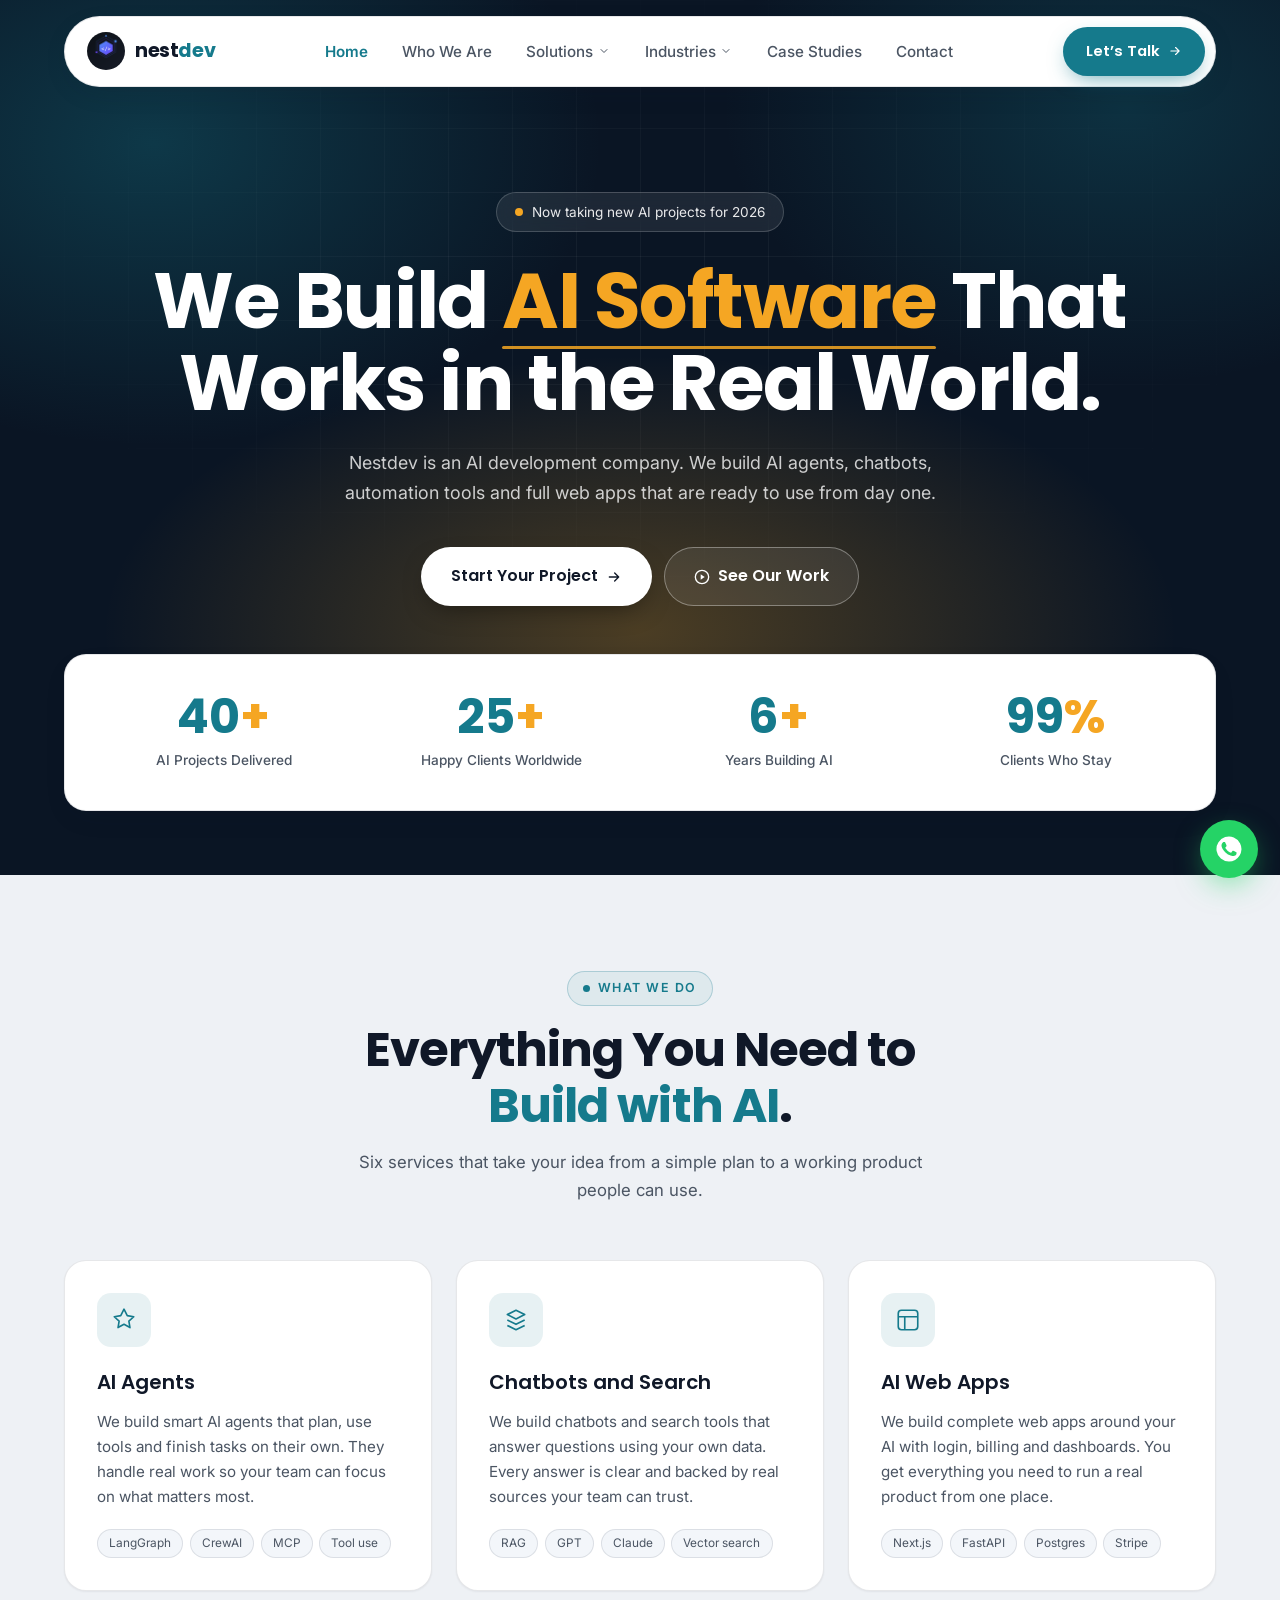
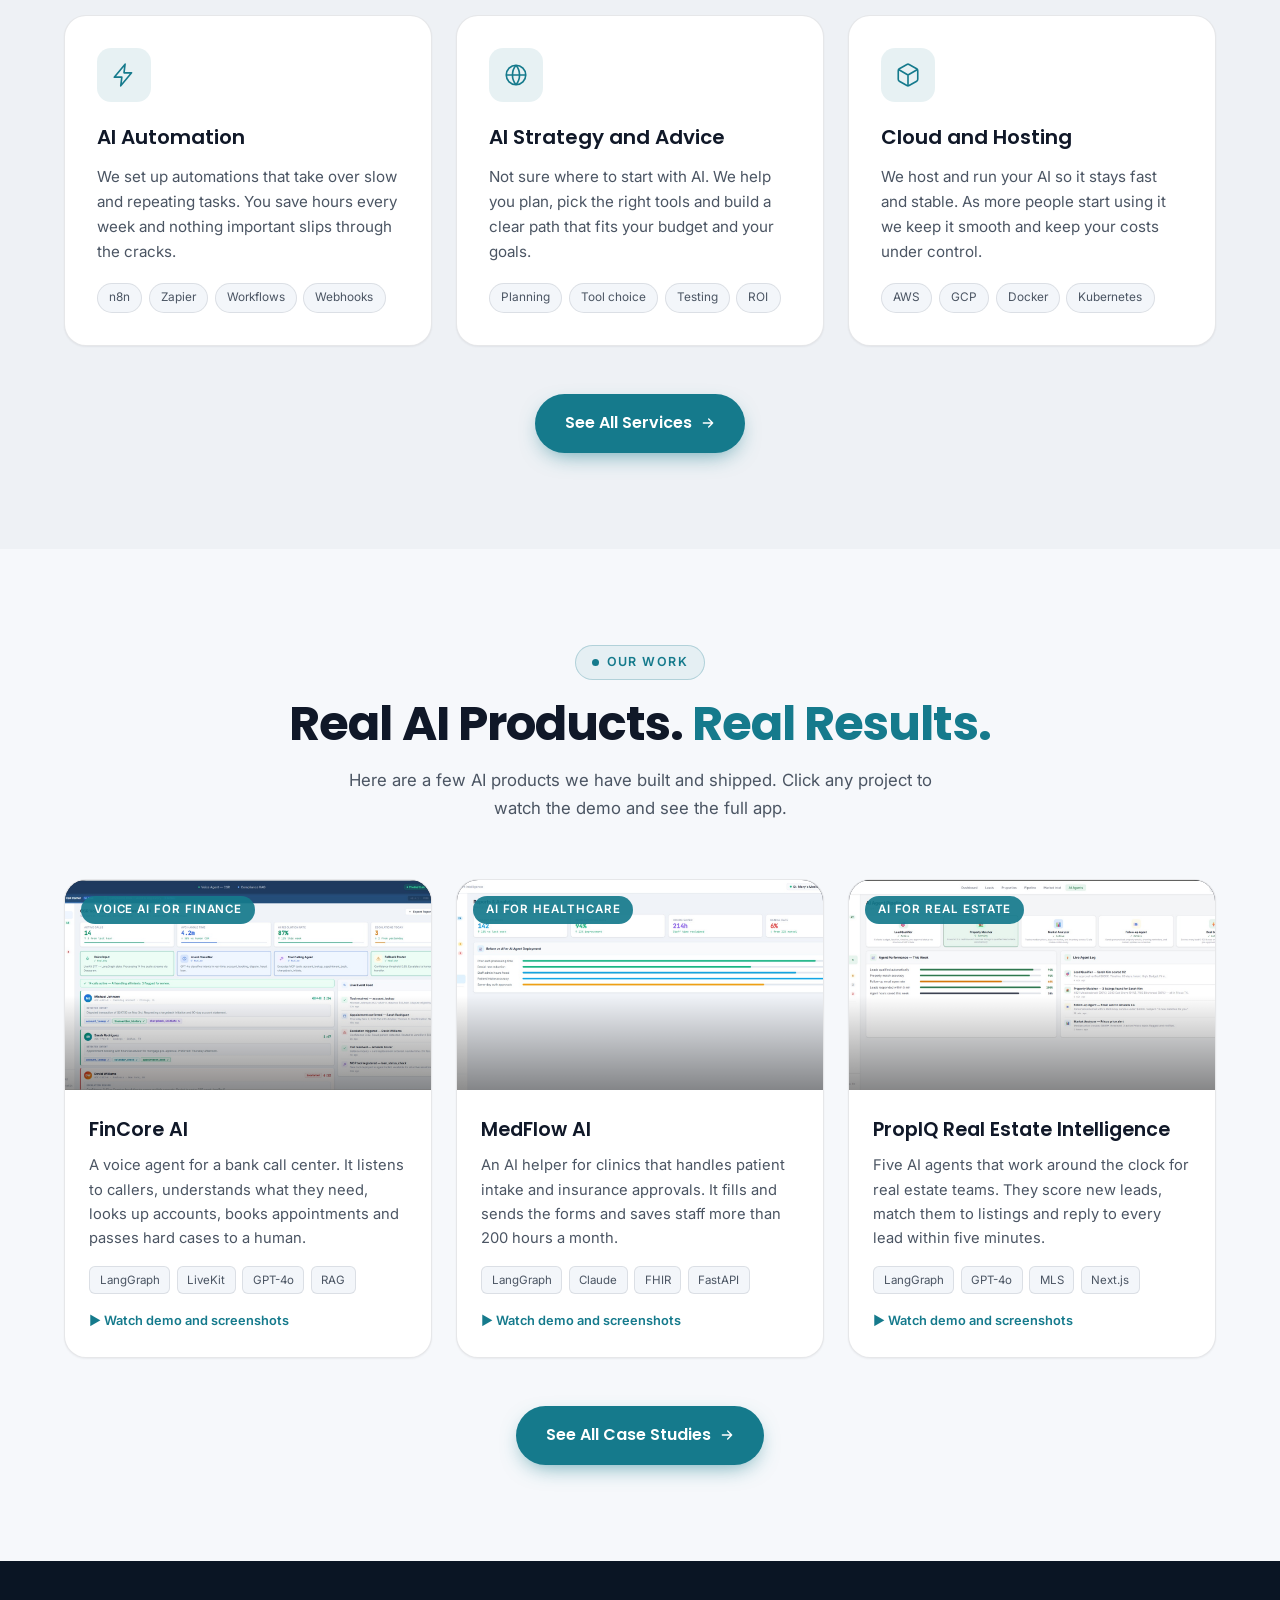
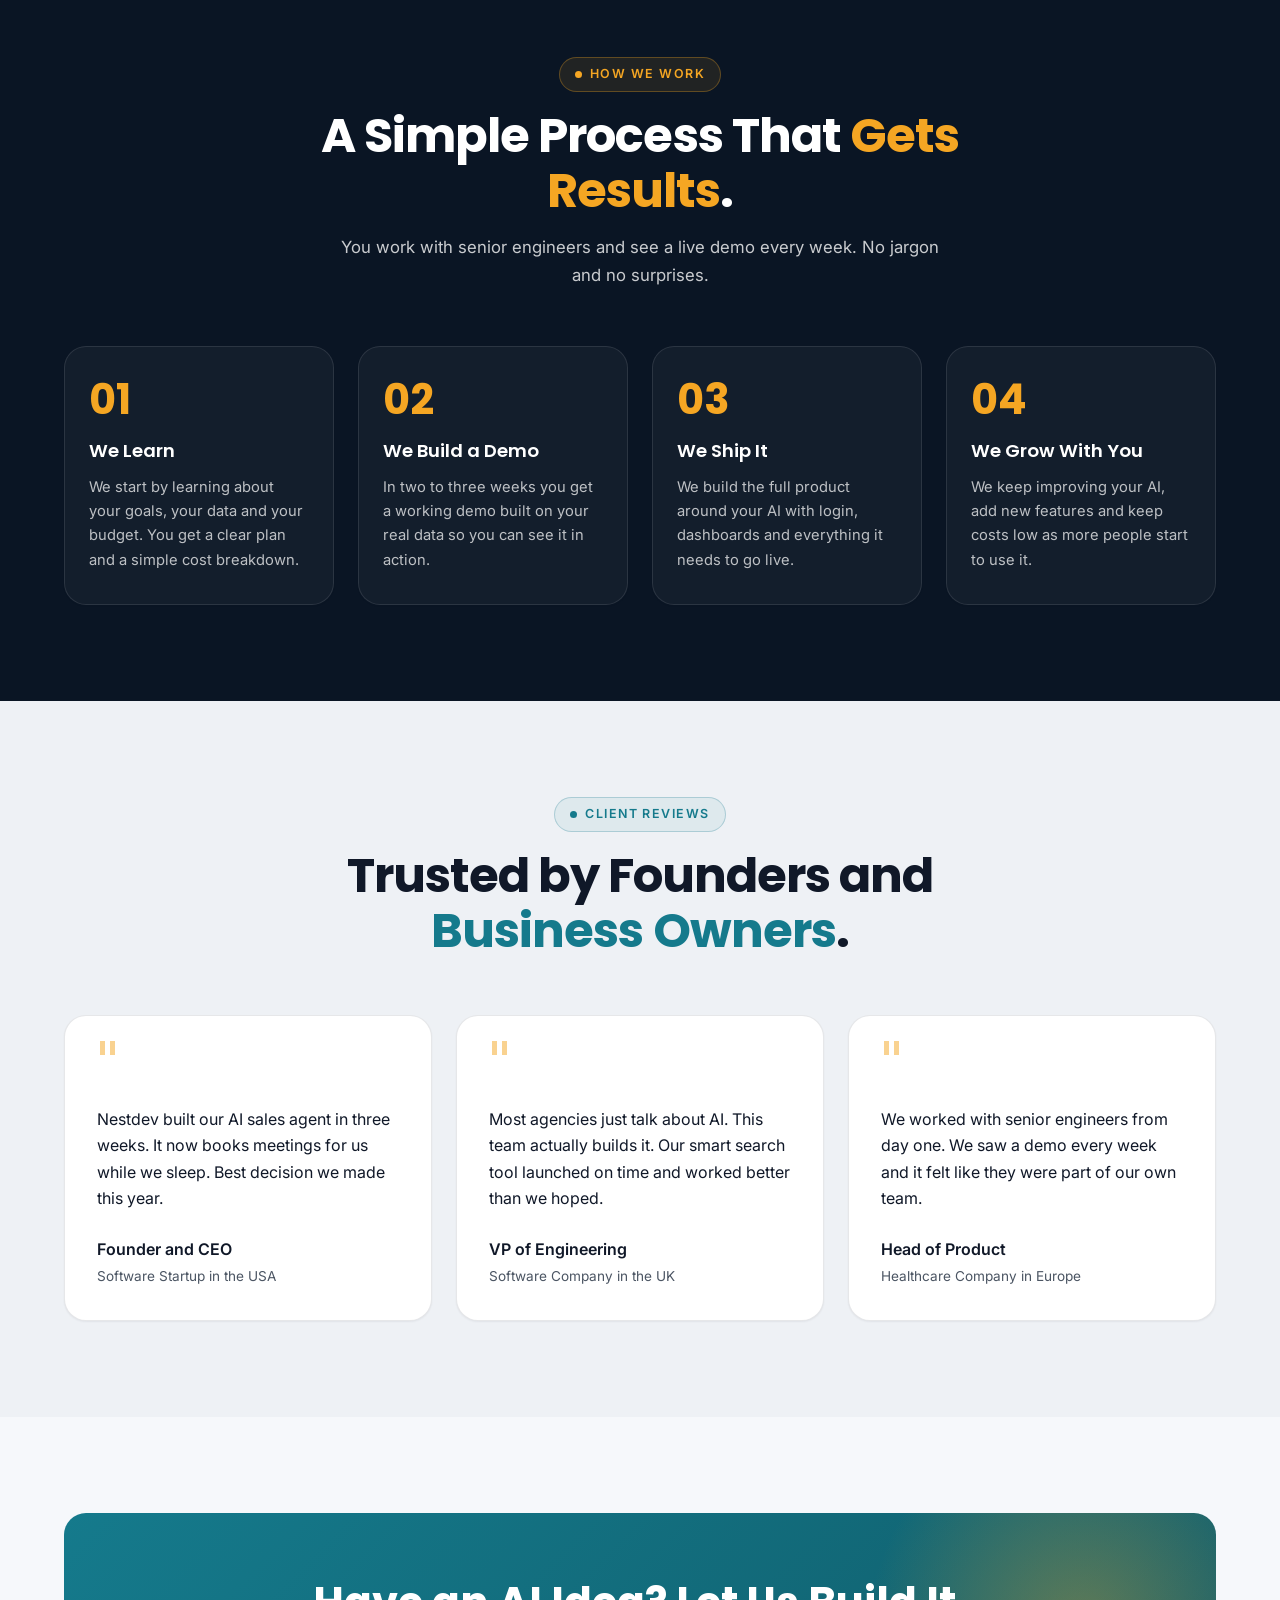
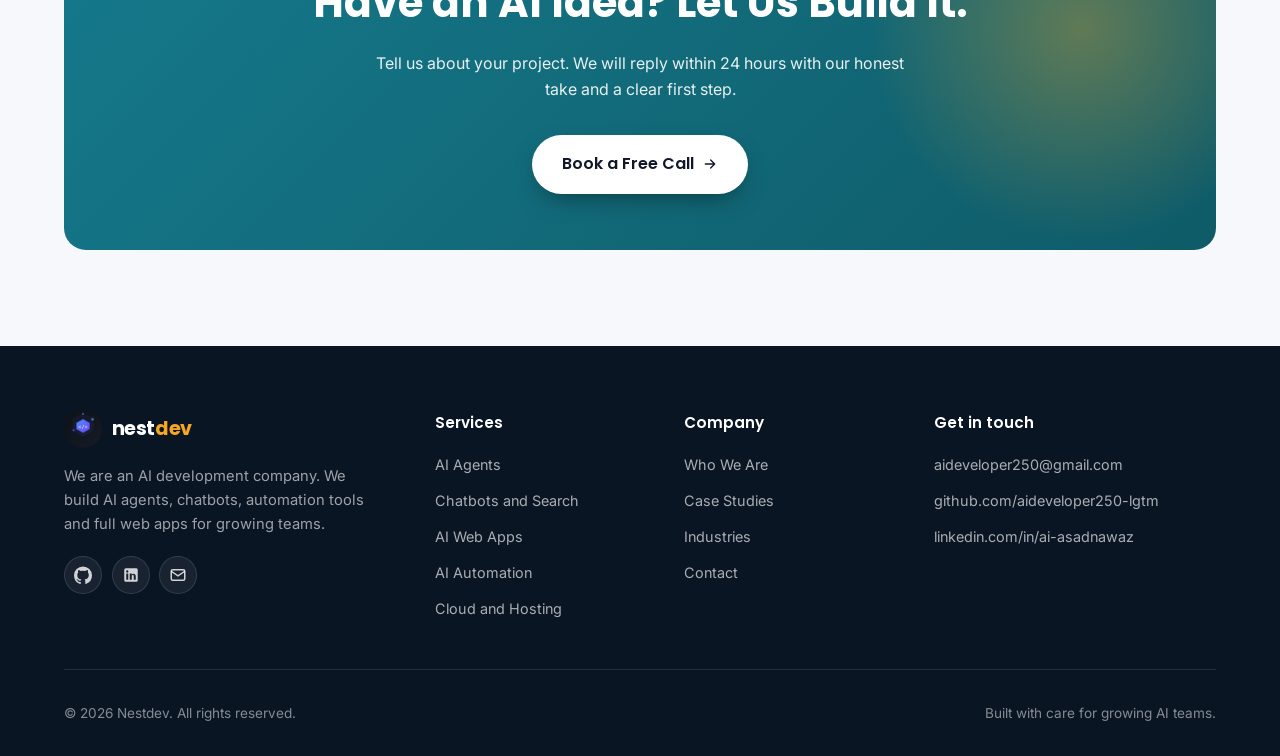
<file: index.html>
<!DOCTYPE html>
<html lang="en">
<head>
  <meta charset="UTF-8" />
  <meta name="viewport" content="width=device-width, initial-scale=1.0" />

  <!-- Primary SEO -->
  <title>Nestdev | AI Development Company for AI Agents, Chatbots and Automation</title>
  <meta name="description" content="Nestdev is an AI development company that builds custom AI agents, chatbots, automation tools and full AI web apps for growing teams. Book a free call today." />
  <meta name="keywords" content="AI development company, AI agents, AI chatbot development, generative AI, AI automation, custom AI software, RAG systems, AI web app development, machine learning, Nestdev" />
  <meta name="author" content="Nestdev" />
  <meta name="robots" content="index, follow, max-image-preview:large" />
  <meta name="theme-color" content="#0a1524" />
  <link rel="canonical" href="https://www.nestdev.com/" />

  <meta property="og:title" content="Nestdev | AI Development Company for AI Agents and Automation" />
  <meta property="og:description" content="We build custom AI agents, chatbots, automation tools and full AI web apps that are ready for real use." />
  <meta property="og:type" content="website" />
  <meta property="og:url" content="https://www.nestdev.com/" />
  <meta property="og:site_name" content="Nestdev" />
  <meta property="og:image" content="https://www.nestdev.com/assets/nestdev-logo-light.png" />
  <meta property="og:image:alt" content="Nestdev logo" />

  <meta name="twitter:card" content="summary_large_image" />
  <meta name="twitter:title" content="Nestdev | AI Development Company for AI Agents and Automation" />
  <meta name="twitter:description" content="We build custom AI agents, chatbots, automation tools and full AI web apps that are ready for real use." />
  <meta name="twitter:image" content="https://www.nestdev.com/assets/nestdev-logo-light.png" />

  <link rel="preconnect" href="https://fonts.googleapis.com" />
  <link rel="preconnect" href="https://fonts.gstatic.com" crossorigin />
  <link href="https://fonts.googleapis.com/css2?family=Poppins:wght@400;500;600;700;800&family=Inter:wght@300;400;500;600;700&display=swap" rel="stylesheet" />

  <link rel="stylesheet" href="styles.css" />
  <link rel="icon" type="image/png" href="assets/nestdev-icon.png" />
  <link rel="apple-touch-icon" href="assets/nestdev-icon.png" />

  <script type="application/ld+json">
  {
    "@context": "https://schema.org",
    "@type": "ProfessionalService",
    "name": "Nestdev",
    "description": "Nestdev is an AI development company that builds custom AI agents, chatbots, automation tools and full AI web apps for growing teams.",
    "url": "https://www.nestdev.com/",
    "logo": "https://www.nestdev.com/assets/nestdev-icon.png",
    "image": "https://www.nestdev.com/assets/nestdev-logo-light.png",
    "email": "aideveloper250@gmail.com",
    "founder": [
      { "@type": "Person", "name": "Asad Nawaz", "jobTitle": "Chief Executive Officer" },
      { "@type": "Person", "name": "Imran Ashraf", "jobTitle": "Co Founder and Tech Lead" }
    ],
    "sameAs": [
      "https://www.linkedin.com/in/ai-asadnawaz/",
      "https://github.com/aideveloper250-lgtm"
    ],
    "areaServed": "Worldwide",
    "serviceType": [
      "AI agent development",
      "AI chatbot development",
      "Generative AI development",
      "AI automation",
      "AI web app development",
      "AI strategy and consulting"
    ]
  }
  </script>
</head>
<body data-page="home">
  <div id="site-header"></div>

  <!-- HERO -->
  <section class="hero">
    <div class="container">
      <div class="hero-pill">
        <span class="pulse-dot"></span>
        <span>Now taking new AI projects for 2026</span>
      </div>
      <h1 class="hero-title">
        We Build <span class="highlight">AI Software</span> That Works in the Real World.
      </h1>
      <p class="hero-sub">
        Nestdev is an AI development company. We build AI agents, chatbots, automation
        tools and full web apps that are ready to use from day one.
      </p>
      <div class="hero-cta">
        <a href="contact.html" class="btn btn-light btn-lg">
          <span>Start Your Project</span>
          <svg width="16" height="16" viewBox="0 0 24 24" fill="none"><path d="M5 12h14M13 6l6 6-6 6" stroke="currentColor" stroke-width="2" stroke-linecap="round" stroke-linejoin="round"/></svg>
        </a>
        <a href="work.html" class="btn btn-ghost-light btn-lg">
          <svg width="16" height="16" viewBox="0 0 24 24" fill="none"><circle cx="12" cy="12" r="10" stroke="currentColor" stroke-width="2"/><path d="M10 8l6 4-6 4V8z" fill="currentColor"/></svg>
          <span>See Our Work</span>
        </a>
      </div>
    </div>
  </section>

  <!-- STATS -->
  <section class="stats" aria-label="Company results">
    <div class="container">
      <div class="stats-inner">
        <div class="stat"><div class="stat-num" data-count="40">0</div><span class="plus">+</span><div class="stat-label">AI Projects Delivered</div></div>
        <div class="stat"><div class="stat-num" data-count="25">0</div><span class="plus">+</span><div class="stat-label">Happy Clients Worldwide</div></div>
        <div class="stat"><div class="stat-num" data-count="6">0</div><span class="plus">+</span><div class="stat-label">Years Building AI</div></div>
        <div class="stat"><div class="stat-num" data-count="99">0</div><span class="plus">%</span><div class="stat-label">Clients Who Stay</div></div>
      </div>
    </div>
  </section>

  <!-- SERVICES -->
  <section class="section" id="services">
    <div class="container">
      <div class="section-head">
        <div class="eyebrow">What We Do</div>
        <h2 class="section-title">Everything You Need to <span class="gradient-text">Build with AI</span>.</h2>
        <p class="section-sub">Six services that take your idea from a simple plan to a working product people can use.</p>
      </div>
      <div class="services-grid">
        <article class="service-card">
          <div class="service-icon"><svg viewBox="0 0 24 24" fill="none"><path d="M12 2l3 6 6 1-4.5 4 1 6-5.5-3-5.5 3 1-6L3 9l6-1z" stroke="currentColor" stroke-width="1.5" stroke-linejoin="round"/></svg></div>
          <h3>AI Agents</h3>
          <p>We build smart AI agents that plan, use tools and finish tasks on their own. They handle real work so your team can focus on what matters most.</p>
          <ul class="service-tags"><li>LangGraph</li><li>CrewAI</li><li>MCP</li><li>Tool use</li></ul>
        </article>
        <article class="service-card">
          <div class="service-icon"><svg viewBox="0 0 24 24" fill="none"><path d="M4 7l8-4 8 4-8 4-8-4z" stroke="currentColor" stroke-width="1.5" stroke-linejoin="round"/><path d="M4 12l8 4 8-4M4 17l8 4 8-4" stroke="currentColor" stroke-width="1.5" stroke-linejoin="round"/></svg></div>
          <h3>Chatbots and Search</h3>
          <p>We build chatbots and search tools that answer questions using your own data. Every answer is clear and backed by real sources your team can trust.</p>
          <ul class="service-tags"><li>RAG</li><li>GPT</li><li>Claude</li><li>Vector search</li></ul>
        </article>
        <article class="service-card">
          <div class="service-icon"><svg viewBox="0 0 24 24" fill="none"><rect x="3" y="3" width="18" height="18" rx="3" stroke="currentColor" stroke-width="1.5"/><path d="M3 9h18M9 21V9" stroke="currentColor" stroke-width="1.5"/></svg></div>
          <h3>AI Web Apps</h3>
          <p>We build complete web apps around your AI with login, billing and dashboards. You get everything you need to run a real product from one place.</p>
          <ul class="service-tags"><li>Next.js</li><li>FastAPI</li><li>Postgres</li><li>Stripe</li></ul>
        </article>
        <article class="service-card">
          <div class="service-icon"><svg viewBox="0 0 24 24" fill="none"><path d="M13 2L3 14h7l-1 8 10-12h-7l1-8z" stroke="currentColor" stroke-width="1.5" stroke-linejoin="round"/></svg></div>
          <h3>AI Automation</h3>
          <p>We set up automations that take over slow and repeating tasks. You save hours every week and nothing important slips through the cracks.</p>
          <ul class="service-tags"><li>n8n</li><li>Zapier</li><li>Workflows</li><li>Webhooks</li></ul>
        </article>
        <article class="service-card">
          <div class="service-icon"><svg viewBox="0 0 24 24" fill="none"><circle cx="12" cy="12" r="9" stroke="currentColor" stroke-width="1.5"/><path d="M3 12h18M12 3a14 14 0 010 18M12 3a14 14 0 000 18" stroke="currentColor" stroke-width="1.5"/></svg></div>
          <h3>AI Strategy and Advice</h3>
          <p>Not sure where to start with AI. We help you plan, pick the right tools and build a clear path that fits your budget and your goals.</p>
          <ul class="service-tags"><li>Planning</li><li>Tool choice</li><li>Testing</li><li>ROI</li></ul>
        </article>
        <article class="service-card">
          <div class="service-icon"><svg viewBox="0 0 24 24" fill="none"><path d="M21 16V8a2 2 0 00-1-1.73l-7-4a2 2 0 00-2 0l-7 4A2 2 0 003 8v8a2 2 0 001 1.73l7 4a2 2 0 002 0l7-4A2 2 0 0021 16z" stroke="currentColor" stroke-width="1.5" stroke-linejoin="round"/><path d="M3.27 6.96L12 12l8.73-5.04M12 22.08V12" stroke="currentColor" stroke-width="1.5"/></svg></div>
          <h3>Cloud and Hosting</h3>
          <p>We host and run your AI so it stays fast and stable. As more people start using it we keep it smooth and keep your costs under control.</p>
          <ul class="service-tags"><li>AWS</li><li>GCP</li><li>Docker</li><li>Kubernetes</li></ul>
        </article>
      </div>
      <div class="section-cta"><a href="services.html" class="btn btn-primary btn-lg"><span>See All Services</span><svg width="16" height="16" viewBox="0 0 24 24" fill="none"><path d="M5 12h14M13 6l6 6-6 6" stroke="currentColor" stroke-width="2" stroke-linecap="round" stroke-linejoin="round"/></svg></a></div>
    </div>
  </section>

  <!-- FEATURED WORK -->
  <section class="section section-alt">
    <div class="container">
      <div class="section-head">
        <div class="eyebrow">Our Work</div>
        <h2 class="section-title">Real AI Products. <span class="gradient-text">Real Results.</span></h2>
        <p class="section-sub">Here are a few AI products we have built and shipped. Click any project to watch the demo and see the full app.</p>
      </div>
      <div class="projects-grid">
        <article class="project-card" data-project="fincore" tabindex="0" role="button" aria-label="Open FinCore AI demo and screenshots">
          <div class="project-cover">
            <img src="assets/projects/fincore/cover.jpg" alt="FinCore AI voice agent live dashboard" loading="lazy" />
            <div class="project-tag">Voice AI for Finance</div>
            <span class="project-play" aria-hidden="true"><svg viewBox="0 0 24 24" fill="none"><circle cx="12" cy="12" r="11" fill="rgba(0,0,0,0.45)"/><path d="M10 8l6 4-6 4V8z" fill="#fff"/></svg></span>
          </div>
          <div class="project-body">
            <h3>FinCore AI</h3>
            <p>A voice agent for a bank call center. It listens to callers, understands what they need, looks up accounts, books appointments and passes hard cases to a human.</p>
            <div class="project-meta"><span>LangGraph</span><span>LiveKit</span><span>GPT-4o</span><span>RAG</span></div>
            <span class="project-open-hint">▶ Watch demo and screenshots</span>
          </div>
        </article>
        <article class="project-card" data-project="medflow" tabindex="0" role="button" aria-label="Open MedFlow AI demo and screenshots">
          <div class="project-cover">
            <img src="assets/projects/medflow/cover.jpg" alt="MedFlow AI patient reports dashboard" loading="lazy" />
            <div class="project-tag">AI for Healthcare</div>
            <span class="project-play" aria-hidden="true"><svg viewBox="0 0 24 24" fill="none"><circle cx="12" cy="12" r="11" fill="rgba(0,0,0,0.45)"/><path d="M10 8l6 4-6 4V8z" fill="#fff"/></svg></span>
          </div>
          <div class="project-body">
            <h3>MedFlow AI</h3>
            <p>An AI helper for clinics that handles patient intake and insurance approvals. It fills and sends the forms and saves staff more than 200 hours a month.</p>
            <div class="project-meta"><span>LangGraph</span><span>Claude</span><span>FHIR</span><span>FastAPI</span></div>
            <span class="project-open-hint">▶ Watch demo and screenshots</span>
          </div>
        </article>
        <article class="project-card" data-project="propiq" tabindex="0" role="button" aria-label="Open PropIQ demo and screenshots">
          <div class="project-cover">
            <img src="assets/projects/propiq/cover.jpg" alt="PropIQ real estate AI agent pipeline" loading="lazy" />
            <div class="project-tag">AI for Real Estate</div>
            <span class="project-play" aria-hidden="true"><svg viewBox="0 0 24 24" fill="none"><circle cx="12" cy="12" r="11" fill="rgba(0,0,0,0.45)"/><path d="M10 8l6 4-6 4V8z" fill="#fff"/></svg></span>
          </div>
          <div class="project-body">
            <h3>PropIQ Real Estate Intelligence</h3>
            <p>Five AI agents that work around the clock for real estate teams. They score new leads, match them to listings and reply to every lead within five minutes.</p>
            <div class="project-meta"><span>LangGraph</span><span>GPT-4o</span><span>MLS</span><span>Next.js</span></div>
            <span class="project-open-hint">▶ Watch demo and screenshots</span>
          </div>
        </article>
      </div>
      <div class="section-cta"><a href="work.html" class="btn btn-primary btn-lg"><span>See All Case Studies</span><svg width="16" height="16" viewBox="0 0 24 24" fill="none"><path d="M5 12h14M13 6l6 6-6 6" stroke="currentColor" stroke-width="2" stroke-linecap="round" stroke-linejoin="round"/></svg></a></div>
    </div>
  </section>

  <!-- PROCESS -->
  <section class="section section-dark">
    <div class="container">
      <div class="section-head">
        <div class="eyebrow">How We Work</div>
        <h2 class="section-title">A Simple Process That <span class="accent-text">Gets Results</span>.</h2>
        <p class="section-sub">You work with senior engineers and see a live demo every week. No jargon and no surprises.</p>
      </div>
      <div class="process-grid">
        <div class="process-step"><div class="step-num">01</div><h4>We Learn</h4><p>We start by learning about your goals, your data and your budget. You get a clear plan and a simple cost breakdown.</p></div>
        <div class="process-step"><div class="step-num">02</div><h4>We Build a Demo</h4><p>In two to three weeks you get a working demo built on your real data so you can see it in action.</p></div>
        <div class="process-step"><div class="step-num">03</div><h4>We Ship It</h4><p>We build the full product around your AI with login, dashboards and everything it needs to go live.</p></div>
        <div class="process-step"><div class="step-num">04</div><h4>We Grow With You</h4><p>We keep improving your AI, add new features and keep costs low as more people start to use it.</p></div>
      </div>
    </div>
  </section>

  <!-- TESTIMONIALS -->
  <section class="section">
    <div class="container">
      <div class="section-head">
        <div class="eyebrow">Client Reviews</div>
        <h2 class="section-title">Trusted by Founders and <span class="gradient-text">Business Owners</span>.</h2>
      </div>
      <div class="testimonials-grid">
        <blockquote class="testimonial">
          <div class="quote-mark">"</div>
          <p>Nestdev built our AI sales agent in three weeks. It now books meetings for us while we sleep. Best decision we made this year.</p>
          <footer><strong>Founder and CEO</strong><span>Software Startup in the USA</span></footer>
        </blockquote>
        <blockquote class="testimonial">
          <div class="quote-mark">"</div>
          <p>Most agencies just talk about AI. This team actually builds it. Our smart search tool launched on time and worked better than we hoped.</p>
          <footer><strong>VP of Engineering</strong><span>Software Company in the UK</span></footer>
        </blockquote>
        <blockquote class="testimonial">
          <div class="quote-mark">"</div>
          <p>We worked with senior engineers from day one. We saw a demo every week and it felt like they were part of our own team.</p>
          <footer><strong>Head of Product</strong><span>Healthcare Company in Europe</span></footer>
        </blockquote>
      </div>
    </div>
  </section>

  <!-- CTA -->
  <section class="section section-alt">
    <div class="container">
      <div class="cta-band">
        <h2>Have an AI Idea? Let Us Build It.</h2>
        <p>Tell us about your project. We will reply within 24 hours with our honest take and a clear first step.</p>
        <a href="contact.html" class="btn btn-light btn-lg"><span>Book a Free Call</span><svg width="16" height="16" viewBox="0 0 24 24" fill="none"><path d="M5 12h14M13 6l6 6-6 6" stroke="currentColor" stroke-width="2" stroke-linecap="round" stroke-linejoin="round"/></svg></a>
      </div>
    </div>
  </section>

  <div id="site-footer"></div>

  <!-- PROJECT LIGHTBOX -->
  <div class="pmodal" id="projectModal" aria-hidden="true" role="dialog" aria-modal="true" aria-labelledby="pmTitle">
    <div class="pmodal-backdrop" data-close></div>
    <div class="pmodal-panel" role="document">
      <button class="pmodal-close" data-close aria-label="Close"><svg width="20" height="20" viewBox="0 0 24 24" fill="none" stroke="currentColor" stroke-width="2" stroke-linecap="round"><path d="M6 6l12 12M18 6L6 18"/></svg></button>
      <div class="pmodal-stage">
        <div class="pmodal-media" id="pmMedia"></div>
        <button class="pm-nav pm-prev" aria-label="Previous"><svg width="22" height="22" viewBox="0 0 24 24" fill="none" stroke="currentColor" stroke-width="2" stroke-linecap="round" stroke-linejoin="round"><path d="M15 6l-6 6 6 6"/></svg></button>
        <button class="pm-nav pm-next" aria-label="Next"><svg width="22" height="22" viewBox="0 0 24 24" fill="none" stroke="currentColor" stroke-width="2" stroke-linecap="round" stroke-linejoin="round"><path d="M9 6l6 6-6 6"/></svg></button>
      </div>
      <div class="pmodal-info">
        <div class="pmodal-head">
          <div><div class="pmodal-tag" id="pmTag"></div><h3 id="pmTitle"></h3></div>
          <div class="pmodal-count" id="pmCount"></div>
        </div>
        <p class="pmodal-desc" id="pmDesc"></p>
        <div class="pmodal-meta" id="pmMeta"></div>
        <div class="pmodal-thumbs" id="pmThumbs"></div>
      </div>
    </div>
  </div>

  <script src="components.js" defer></script>
  <script src="script.js" defer></script>
</body>
</html>
</file>
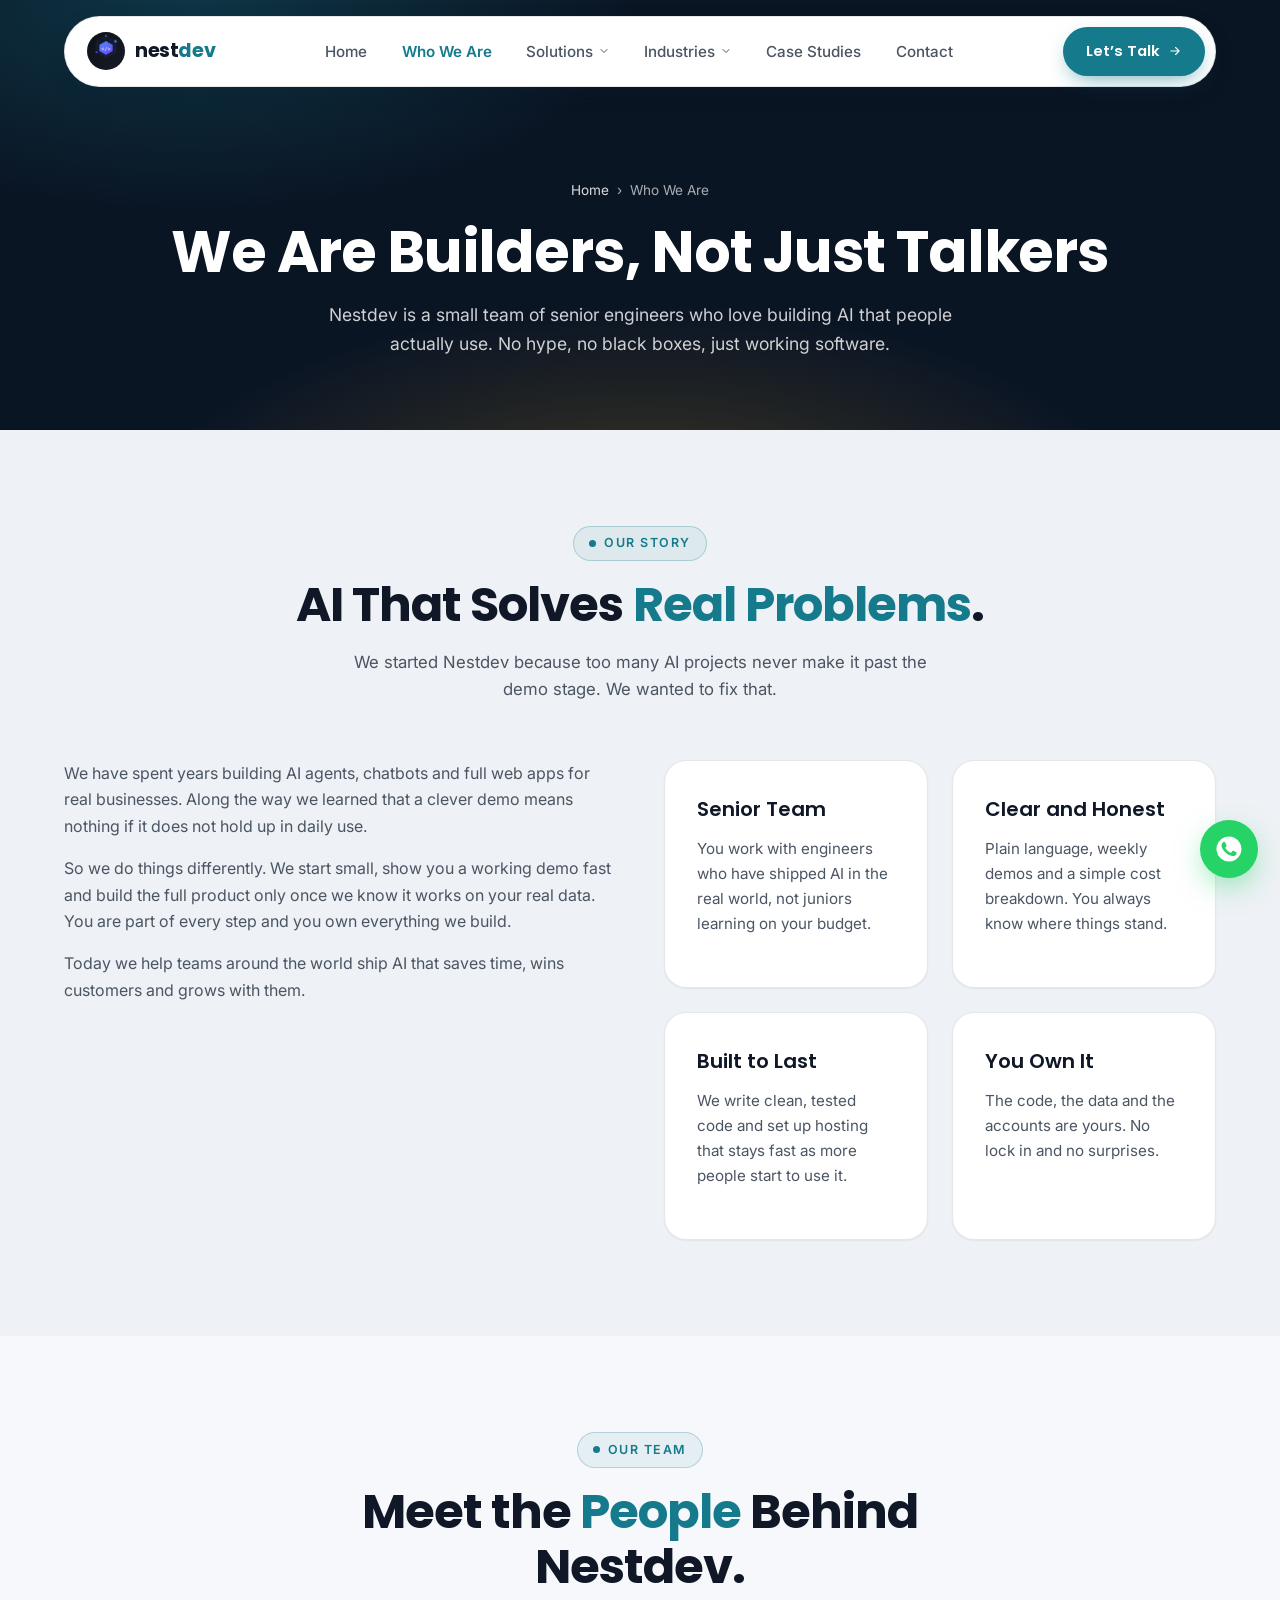
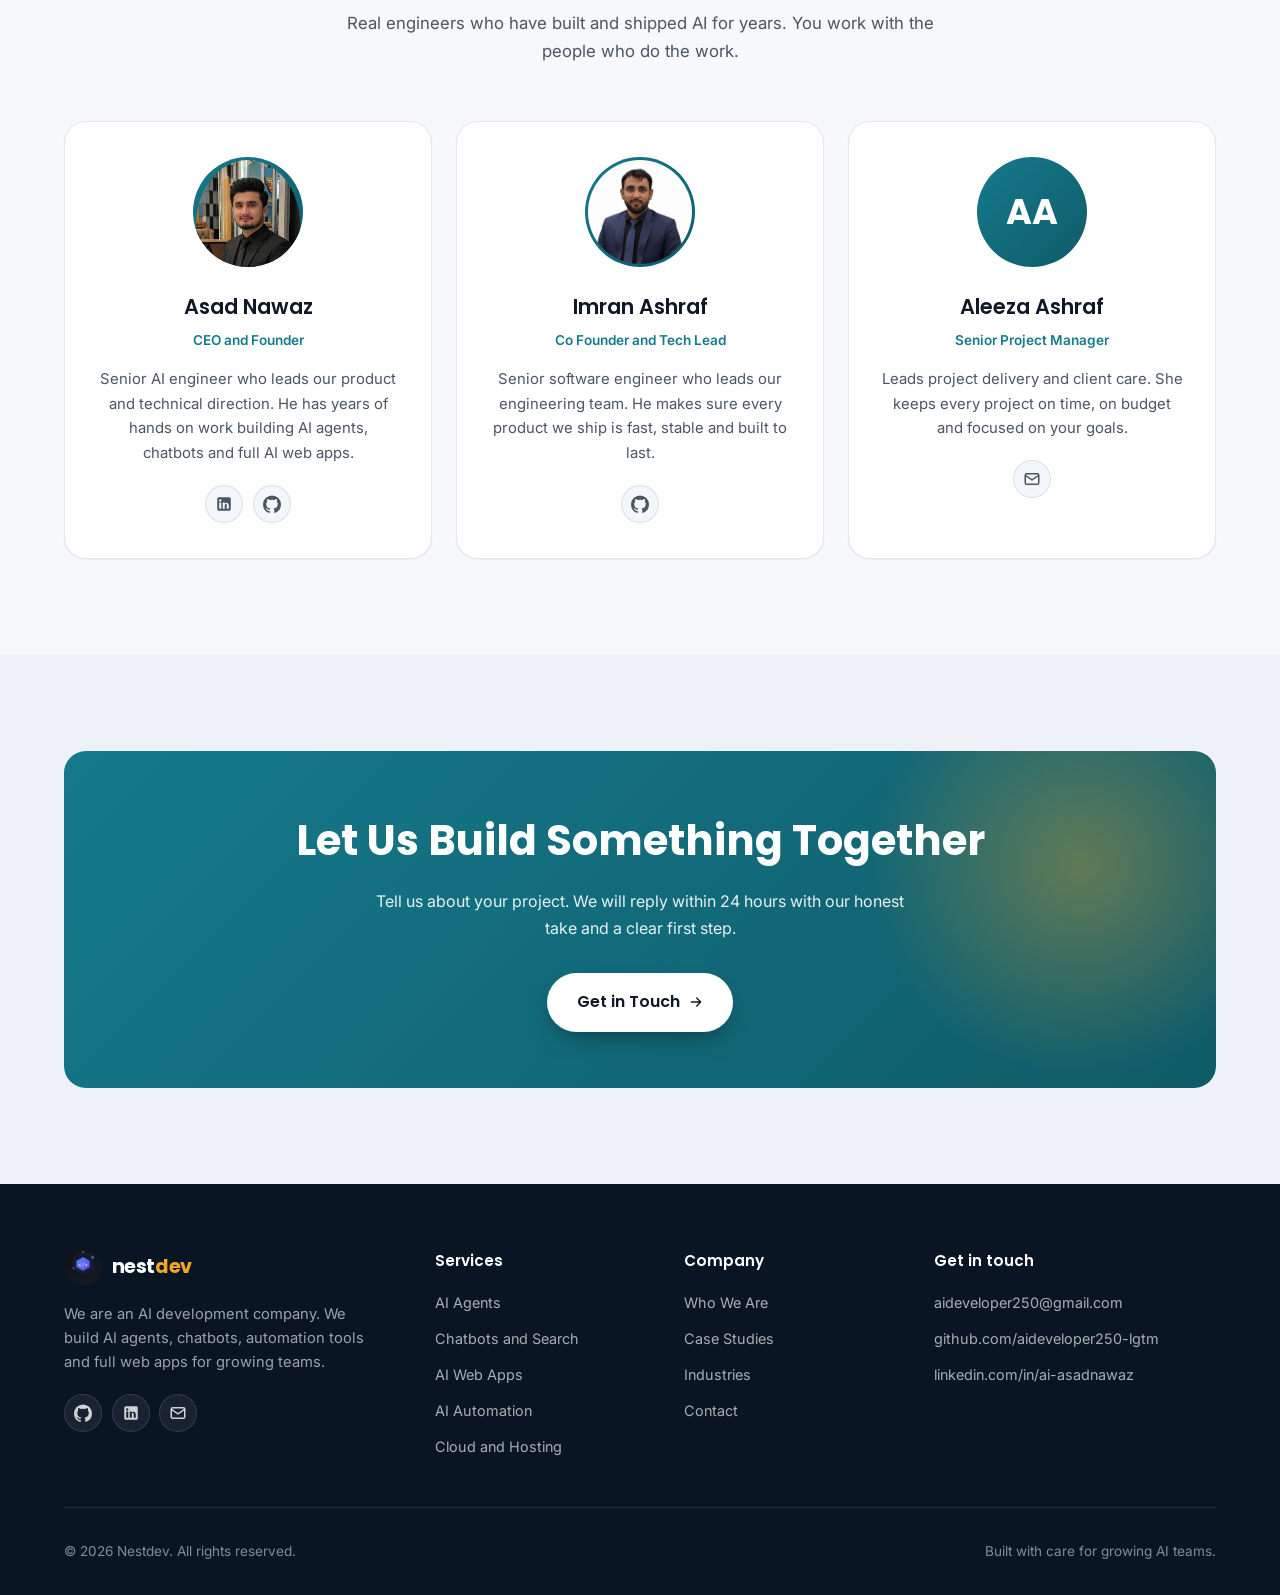
<file: about.html>
<!DOCTYPE html>
<html lang="en">
<head>
  <meta charset="UTF-8" />
  <meta name="viewport" content="width=device-width, initial-scale=1.0" />

  <title>Who We Are | About Nestdev, an AI Development Company</title>
  <meta name="description" content="Nestdev is a team of senior engineers who build AI agents, chatbots and AI web apps. Meet the people behind our work and learn how we help growing teams." />
  <meta name="keywords" content="about Nestdev, AI development team, AI engineers, AI company, Asad Nawaz, Imran Ashraf, Nestdev team" />
  <meta name="author" content="Nestdev" />
  <meta name="robots" content="index, follow, max-image-preview:large" />
  <meta name="theme-color" content="#0a1524" />
  <link rel="canonical" href="https://www.nestdev.com/about.html" />

  <meta property="og:title" content="Who We Are | About Nestdev" />
  <meta property="og:description" content="A team of senior engineers who build AI that works in the real world." />
  <meta property="og:type" content="website" />
  <meta property="og:url" content="https://www.nestdev.com/about.html" />
  <meta property="og:site_name" content="Nestdev" />
  <meta property="og:image" content="https://www.nestdev.com/assets/nestdev-logo-light.png" />

  <meta name="twitter:card" content="summary_large_image" />
  <meta name="twitter:title" content="Who We Are | About Nestdev" />
  <meta name="twitter:description" content="A team of senior engineers who build AI that works in the real world." />
  <meta name="twitter:image" content="https://www.nestdev.com/assets/nestdev-logo-light.png" />

  <link rel="preconnect" href="https://fonts.googleapis.com" />
  <link rel="preconnect" href="https://fonts.gstatic.com" crossorigin />
  <link href="https://fonts.googleapis.com/css2?family=Poppins:wght@400;500;600;700;800&family=Inter:wght@300;400;500;600;700&display=swap" rel="stylesheet" />
  <link rel="stylesheet" href="styles.css" />
  <link rel="icon" type="image/png" href="assets/nestdev-icon.png" />
  <link rel="apple-touch-icon" href="assets/nestdev-icon.png" />
</head>
<body data-page="about">
  <div id="site-header"></div>

  <section class="page-hero">
    <div class="container">
      <div class="breadcrumb"><a href="index.html">Home</a><span>›</span><span>Who We Are</span></div>
      <h1>We Are Builders, Not Just Talkers</h1>
      <p>Nestdev is a small team of senior engineers who love building AI that people actually use. No hype, no black boxes, just working software.</p>
    </div>
  </section>

  <section class="section">
    <div class="container">
      <div class="section-head">
        <div class="eyebrow">Our Story</div>
        <h2 class="section-title">AI That Solves <span class="gradient-text">Real Problems</span>.</h2>
        <p class="section-sub">We started Nestdev because too many AI projects never make it past the demo stage. We wanted to fix that.</p>
      </div>
      <div class="contact-grid">
        <div>
          <p style="color:var(--text-muted);margin-bottom:1rem;">We have spent years building AI agents, chatbots and full web apps for real businesses. Along the way we learned that a clever demo means nothing if it does not hold up in daily use.</p>
          <p style="color:var(--text-muted);margin-bottom:1rem;">So we do things differently. We start small, show you a working demo fast and build the full product only once we know it works on your real data. You are part of every step and you own everything we build.</p>
          <p style="color:var(--text-muted);">Today we help teams around the world ship AI that saves time, wins customers and grows with them.</p>
        </div>
        <div class="services-grid" style="grid-template-columns:1fr 1fr;">
          <article class="service-card"><h3>Senior Team</h3><p>You work with engineers who have shipped AI in the real world, not juniors learning on your budget.</p></article>
          <article class="service-card"><h3>Clear and Honest</h3><p>Plain language, weekly demos and a simple cost breakdown. You always know where things stand.</p></article>
          <article class="service-card"><h3>Built to Last</h3><p>We write clean, tested code and set up hosting that stays fast as more people start to use it.</p></article>
          <article class="service-card"><h3>You Own It</h3><p>The code, the data and the accounts are yours. No lock in and no surprises.</p></article>
        </div>
      </div>
    </div>
  </section>

  <section class="section section-alt">
    <div class="container">
      <div class="section-head">
        <div class="eyebrow">Our Team</div>
        <h2 class="section-title">Meet the <span class="gradient-text">People</span> Behind Nestdev.</h2>
        <p class="section-sub">Real engineers who have built and shipped AI for years. You work with the people who do the work.</p>
      </div>
      <div class="team-grid">
        <article class="team-card">
          <div class="team-avatar team-avatar-photo"><img src="assets/asad-nawaz.png" alt="Asad Nawaz, CEO and Founder of Nestdev" /></div>
          <h3>Asad Nawaz</h3>
          <div class="team-role">CEO and Founder</div>
          <p>Senior AI engineer who leads our product and technical direction. He has years of hands on work building AI agents, chatbots and full AI web apps.</p>
          <div class="team-socials">
            <a href="https://www.linkedin.com/in/ai-asadnawaz/" target="_blank" rel="noopener" aria-label="Asad Nawaz on LinkedIn"><svg width="18" height="18" viewBox="0 0 24 24" fill="currentColor"><path d="M19 3a2 2 0 012 2v14a2 2 0 01-2 2H5a2 2 0 01-2-2V5a2 2 0 012-2h14zM8.34 18.34V10H5.67v8.34h2.67zM7 8.84A1.55 1.55 0 105.45 7.3 1.55 1.55 0 007 8.84zM18.34 18.34v-4.57c0-2.39-1.28-3.5-3-3.5a2.59 2.59 0 00-2.34 1.29V10h-2.67v8.34h2.67v-4.65a1.43 1.43 0 011.5-1.55c.84 0 1.17.64 1.17 1.55v4.65h2.67z"/></svg></a>
            <a href="https://github.com/asadnawazai" target="_blank" rel="noopener" aria-label="Asad Nawaz on GitHub"><svg width="18" height="18" viewBox="0 0 24 24" fill="currentColor"><path d="M12 .5A12 12 0 000 12.5a12 12 0 008.21 11.4c.6.11.82-.26.82-.58v-2c-3.34.73-4.04-1.61-4.04-1.61-.55-1.39-1.34-1.76-1.34-1.76-1.09-.74.08-.73.08-.73 1.21.08 1.85 1.24 1.85 1.24 1.07 1.84 2.81 1.31 3.5 1 .11-.78.42-1.31.76-1.61-2.66-.3-5.46-1.33-5.46-5.93 0-1.31.47-2.38 1.24-3.22-.13-.31-.54-1.53.12-3.18 0 0 1.01-.32 3.3 1.23a11.5 11.5 0 016 0c2.29-1.55 3.3-1.23 3.3-1.23.66 1.65.25 2.87.12 3.18.77.84 1.24 1.91 1.24 3.22 0 4.61-2.81 5.62-5.48 5.92.43.37.81 1.1.81 2.22v3.29c0 .32.22.7.83.58A12 12 0 0024 12.5 12 12 0 0012 .5z"/></svg></a>
          </div>
        </article>
        <article class="team-card">
          <div class="team-avatar team-avatar-photo"><img src="assets/imran-ashraf.png" alt="Imran Ashraf, Co Founder and Tech Lead at Nestdev" /></div>
          <h3>Imran Ashraf</h3>
          <div class="team-role">Co Founder and Tech Lead</div>
          <p>Senior software engineer who leads our engineering team. He makes sure every product we ship is fast, stable and built to last.</p>
          <div class="team-socials">
            <a href="https://github.com/aideveloper250-lgtm" target="_blank" rel="noopener" aria-label="Imran Ashraf on GitHub"><svg width="18" height="18" viewBox="0 0 24 24" fill="currentColor"><path d="M12 .5A12 12 0 000 12.5a12 12 0 008.21 11.4c.6.11.82-.26.82-.58v-2c-3.34.73-4.04-1.61-4.04-1.61-.55-1.39-1.34-1.76-1.34-1.76-1.09-.74.08-.73.08-.73 1.21.08 1.85 1.24 1.85 1.24 1.07 1.84 2.81 1.31 3.5 1 .11-.78.42-1.31.76-1.61-2.66-.3-5.46-1.33-5.46-5.93 0-1.31.47-2.38 1.24-3.22-.13-.31-.54-1.53.12-3.18 0 0 1.01-.32 3.3 1.23a11.5 11.5 0 016 0c2.29-1.55 3.3-1.23 3.3-1.23.66 1.65.25 2.87.12 3.18.77.84 1.24 1.91 1.24 3.22 0 4.61-2.81 5.62-5.48 5.92.43.37.81 1.1.81 2.22v3.29c0 .32.22.7.83.58A12 12 0 0024 12.5 12 12 0 0012 .5z"/></svg></a>
          </div>
        </article>
        <article class="team-card">
          <div class="team-avatar">AA</div>
          <h3>Aleeza Ashraf</h3>
          <div class="team-role">Senior Project Manager</div>
          <p>Leads project delivery and client care. She keeps every project on time, on budget and focused on your goals.</p>
          <div class="team-socials">
            <a href="mailto:aideveloper250@gmail.com" aria-label="Email Aleeza Ashraf"><svg width="18" height="18" viewBox="0 0 24 24" fill="none" stroke="currentColor" stroke-width="2"><rect x="3" y="5" width="18" height="14" rx="2"/><path d="M3 7l9 6 9-6"/></svg></a>
          </div>
        </article>
      </div>
    </div>
  </section>

  <section class="section">
    <div class="container">
      <div class="cta-band">
        <h2>Let Us Build Something Together</h2>
        <p>Tell us about your project. We will reply within 24 hours with our honest take and a clear first step.</p>
        <a href="contact.html" class="btn btn-light btn-lg"><span>Get in Touch</span><svg width="16" height="16" viewBox="0 0 24 24" fill="none"><path d="M5 12h14M13 6l6 6-6 6" stroke="currentColor" stroke-width="2" stroke-linecap="round" stroke-linejoin="round"/></svg></a>
      </div>
    </div>
  </section>

  <div id="site-footer"></div>

  <script src="components.js" defer></script>
  <script src="script.js" defer></script>
</body>
</html>
</file>
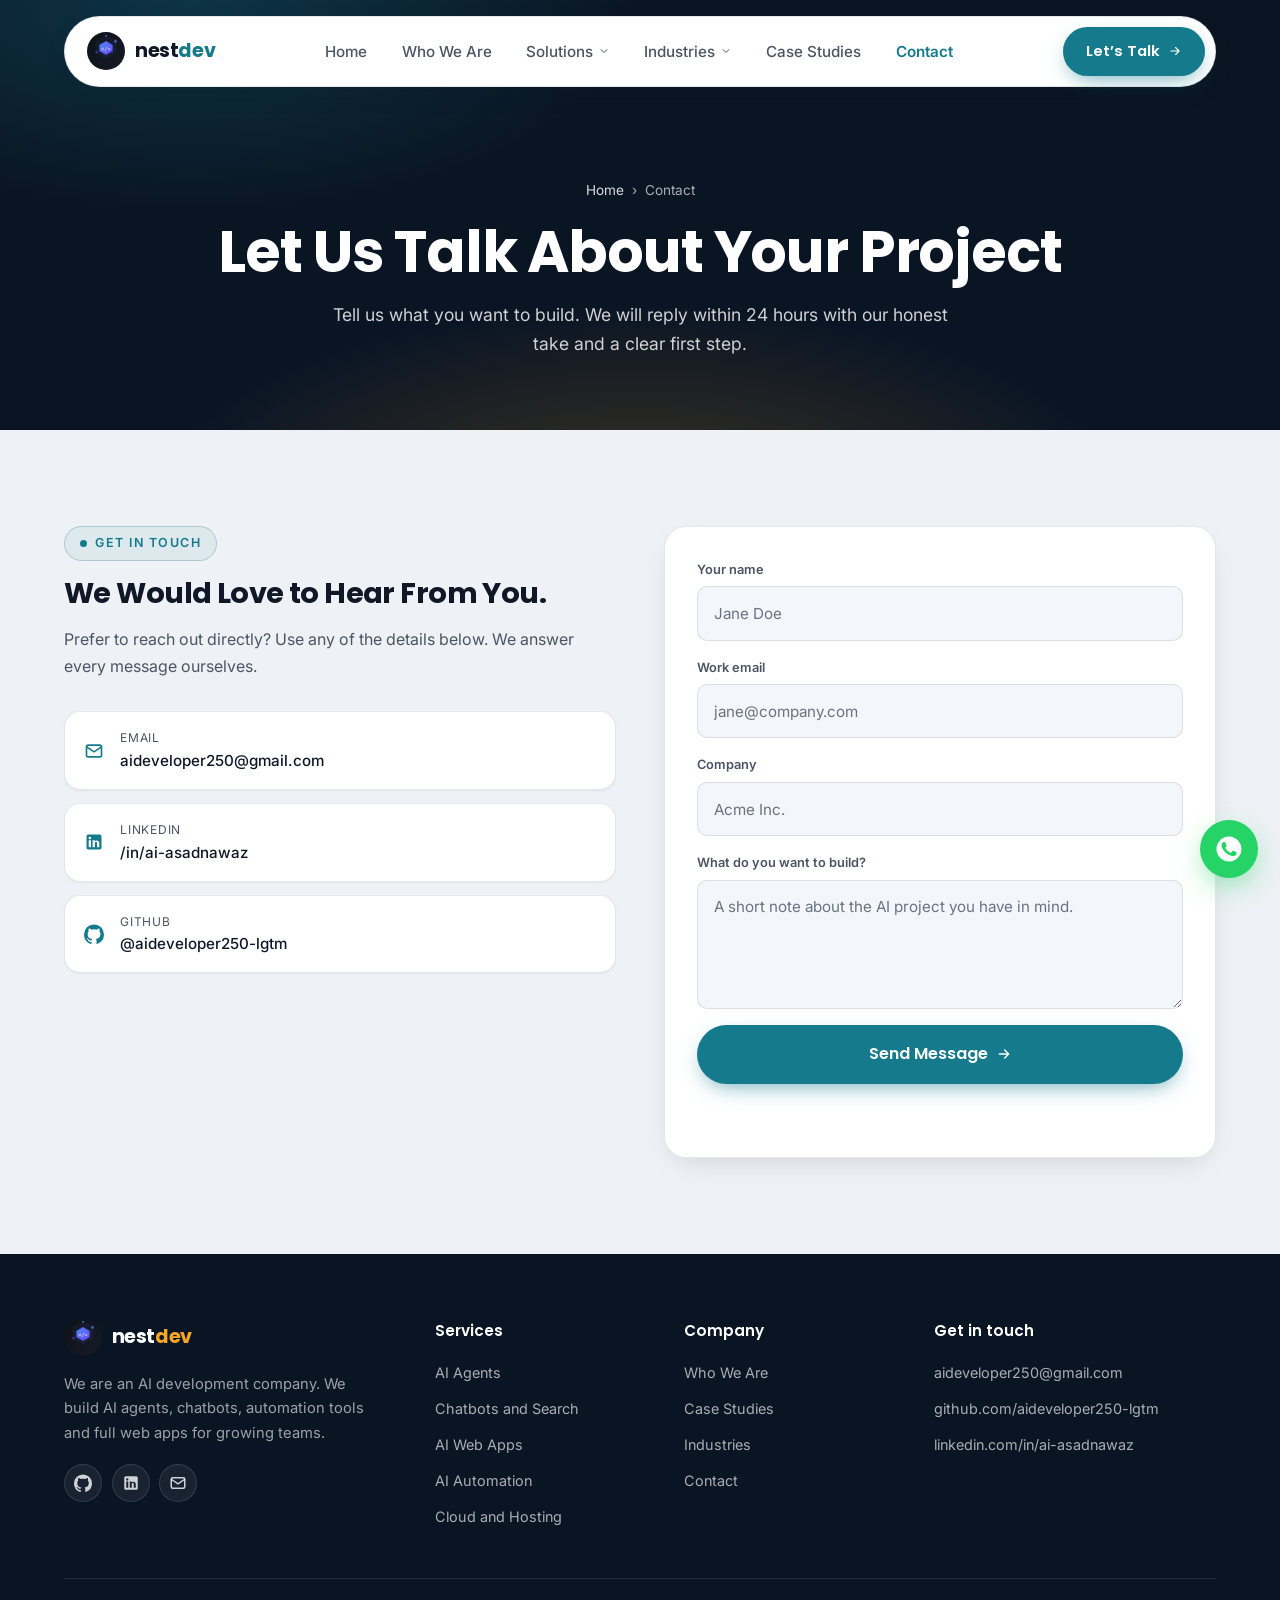
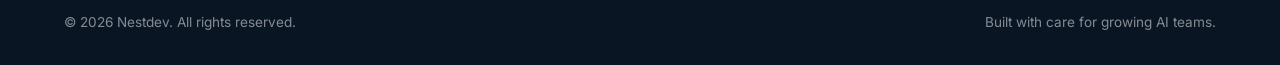
<file: contact.html>
<!DOCTYPE html>
<html lang="en">
<head>
  <meta charset="UTF-8" />
  <meta name="viewport" content="width=device-width, initial-scale=1.0" />

  <title>Contact Nestdev | Book a Free AI Project Call</title>
  <meta name="description" content="Get in touch with Nestdev to talk about your AI project. Send a message and we will reply within 24 hours with our honest take and a clear first step." />
  <meta name="keywords" content="contact Nestdev, hire AI developers, AI project quote, book AI call, AI development company contact" />
  <meta name="author" content="Nestdev" />
  <meta name="robots" content="index, follow, max-image-preview:large" />
  <meta name="theme-color" content="#0a1524" />
  <link rel="canonical" href="https://www.nestdev.com/contact.html" />

  <meta property="og:title" content="Contact Nestdev | Book a Free AI Project Call" />
  <meta property="og:description" content="Tell us about your AI project. We reply within 24 hours." />
  <meta property="og:type" content="website" />
  <meta property="og:url" content="https://www.nestdev.com/contact.html" />
  <meta property="og:site_name" content="Nestdev" />
  <meta property="og:image" content="https://www.nestdev.com/assets/nestdev-logo-light.png" />

  <meta name="twitter:card" content="summary_large_image" />
  <meta name="twitter:title" content="Contact Nestdev | Book a Free AI Project Call" />
  <meta name="twitter:description" content="Tell us about your AI project. We reply within 24 hours." />
  <meta name="twitter:image" content="https://www.nestdev.com/assets/nestdev-logo-light.png" />

  <link rel="preconnect" href="https://fonts.googleapis.com" />
  <link rel="preconnect" href="https://fonts.gstatic.com" crossorigin />
  <link href="https://fonts.googleapis.com/css2?family=Poppins:wght@400;500;600;700;800&family=Inter:wght@300;400;500;600;700&display=swap" rel="stylesheet" />
  <link rel="stylesheet" href="styles.css" />
  <link rel="icon" type="image/png" href="assets/nestdev-icon.png" />
  <link rel="apple-touch-icon" href="assets/nestdev-icon.png" />
</head>
<body data-page="contact">
  <div id="site-header"></div>

  <section class="page-hero">
    <div class="container">
      <div class="breadcrumb"><a href="index.html">Home</a><span>›</span><span>Contact</span></div>
      <h1>Let Us Talk About Your Project</h1>
      <p>Tell us what you want to build. We will reply within 24 hours with our honest take and a clear first step.</p>
    </div>
  </section>

  <section class="section">
    <div class="container">
      <div class="contact-grid">
        <div>
          <div class="eyebrow">Get in Touch</div>
          <h2 class="section-title" style="text-align:left;font-size:1.8rem;">We Would Love to Hear From You.</h2>
          <p style="color:var(--text-muted);margin-bottom:2rem;">Prefer to reach out directly? Use any of the details below. We answer every message ourselves.</p>
          <div class="contact-list">
            <a href="mailto:aideveloper250@gmail.com" class="contact-item">
              <svg width="20" height="20" viewBox="0 0 24 24" fill="none" stroke="currentColor" stroke-width="2"><rect x="3" y="5" width="18" height="14" rx="2"/><path d="M3 7l9 6 9-6"/></svg>
              <div><div class="ci-label">Email</div><div class="ci-val">aideveloper250@gmail.com</div></div>
            </a>
            <a href="https://www.linkedin.com/in/ai-asadnawaz/" target="_blank" rel="noopener" class="contact-item">
              <svg width="20" height="20" viewBox="0 0 24 24" fill="currentColor"><path d="M19 3a2 2 0 012 2v14a2 2 0 01-2 2H5a2 2 0 01-2-2V5a2 2 0 012-2h14zM8.34 18.34V10H5.67v8.34h2.67zM7 8.84A1.55 1.55 0 105.45 7.3 1.55 1.55 0 007 8.84zM18.34 18.34v-4.57c0-2.39-1.28-3.5-3-3.5a2.59 2.59 0 00-2.34 1.29V10h-2.67v8.34h2.67v-4.65a1.43 1.43 0 011.5-1.55c.84 0 1.17.64 1.17 1.55v4.65h2.67z"/></svg>
              <div><div class="ci-label">LinkedIn</div><div class="ci-val">/in/ai-asadnawaz</div></div>
            </a>
            <a href="https://github.com/aideveloper250-lgtm" target="_blank" rel="noopener" class="contact-item">
              <svg width="20" height="20" viewBox="0 0 24 24" fill="currentColor"><path d="M12 .5A12 12 0 000 12.5a12 12 0 008.21 11.4c.6.11.82-.26.82-.58v-2c-3.34.73-4.04-1.61-4.04-1.61-.55-1.39-1.34-1.76-1.34-1.76-1.09-.74.08-.73.08-.73 1.21.08 1.85 1.24 1.85 1.24 1.07 1.84 2.81 1.31 3.5 1 .11-.78.42-1.31.76-1.61-2.66-.3-5.46-1.33-5.46-5.93 0-1.31.47-2.38 1.24-3.22-.13-.31-.54-1.53.12-3.18 0 0 1.01-.32 3.3 1.23a11.5 11.5 0 016 0c2.29-1.55 3.3-1.23 3.3-1.23.66 1.65.25 2.87.12 3.18.77.84 1.24 1.91 1.24 3.22 0 4.61-2.81 5.62-5.48 5.92.43.37.81 1.1.81 2.22v3.29c0 .32.22.7.83.58A12 12 0 0024 12.5 12 12 0 0012 .5z"/></svg>
              <div><div class="ci-label">GitHub</div><div class="ci-val">@aideveloper250-lgtm</div></div>
            </a>
          </div>
        </div>

        <form class="contact-form" id="contactForm" novalidate>
          <div class="field"><label for="cf-name">Your name</label><input id="cf-name" name="name" type="text" required placeholder="Jane Doe" /></div>
          <div class="field"><label for="cf-email">Work email</label><input id="cf-email" name="email" type="email" required placeholder="jane@company.com" /></div>
          <div class="field"><label for="cf-company">Company</label><input id="cf-company" name="company" type="text" placeholder="Acme Inc." /></div>
          <div class="field"><label for="cf-msg">What do you want to build?</label><textarea id="cf-msg" name="message" rows="4" required placeholder="A short note about the AI project you have in mind."></textarea></div>
          <button type="submit" class="btn btn-primary btn-lg" style="width:100%;justify-content:center;">
            <span>Send Message</span>
            <svg width="16" height="16" viewBox="0 0 24 24" fill="none"><path d="M5 12h14M13 6l6 6-6 6" stroke="currentColor" stroke-width="2" stroke-linecap="round" stroke-linejoin="round"/></svg>
          </button>
          <div class="form-status" id="formStatus" aria-live="polite"></div>
        </form>
      </div>
    </div>
  </section>

  <div id="site-footer"></div>

  <script src="components.js" defer></script>
  <script src="script.js" defer></script>
</body>
</html>
</file>
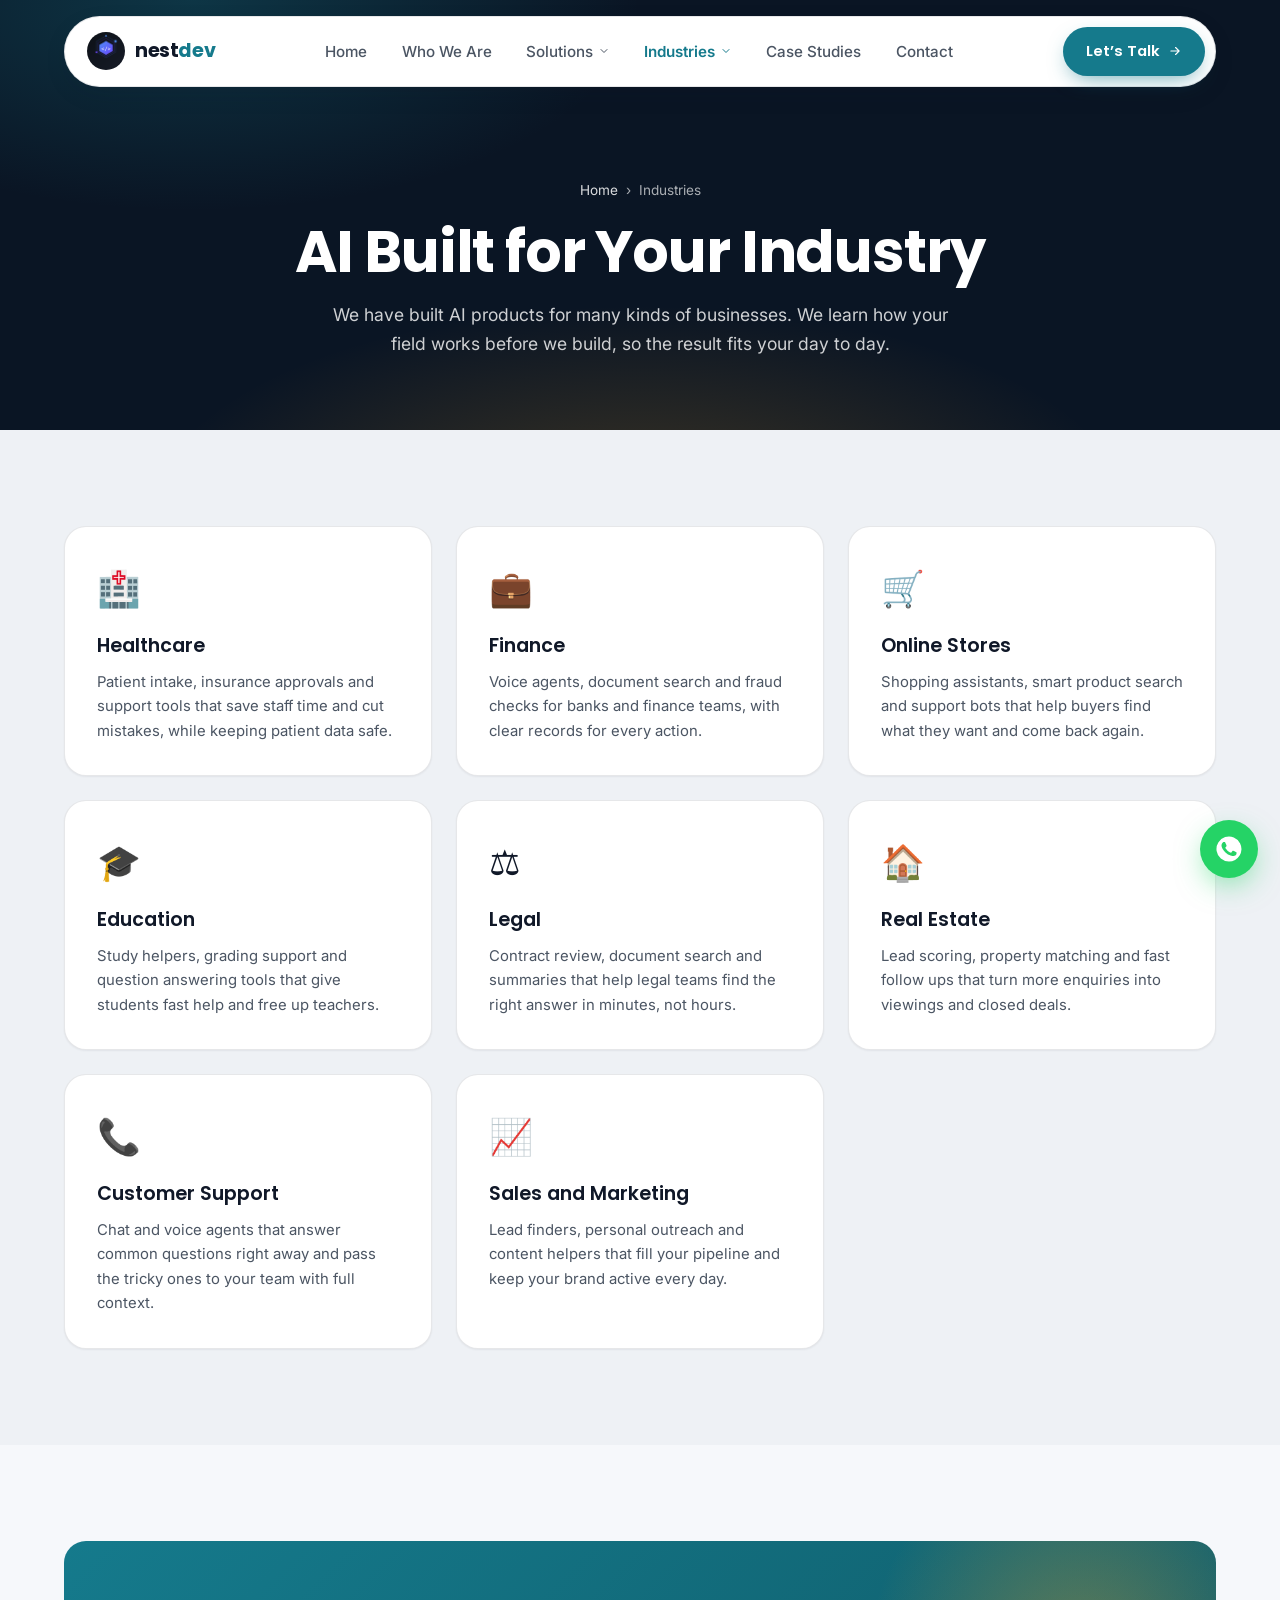
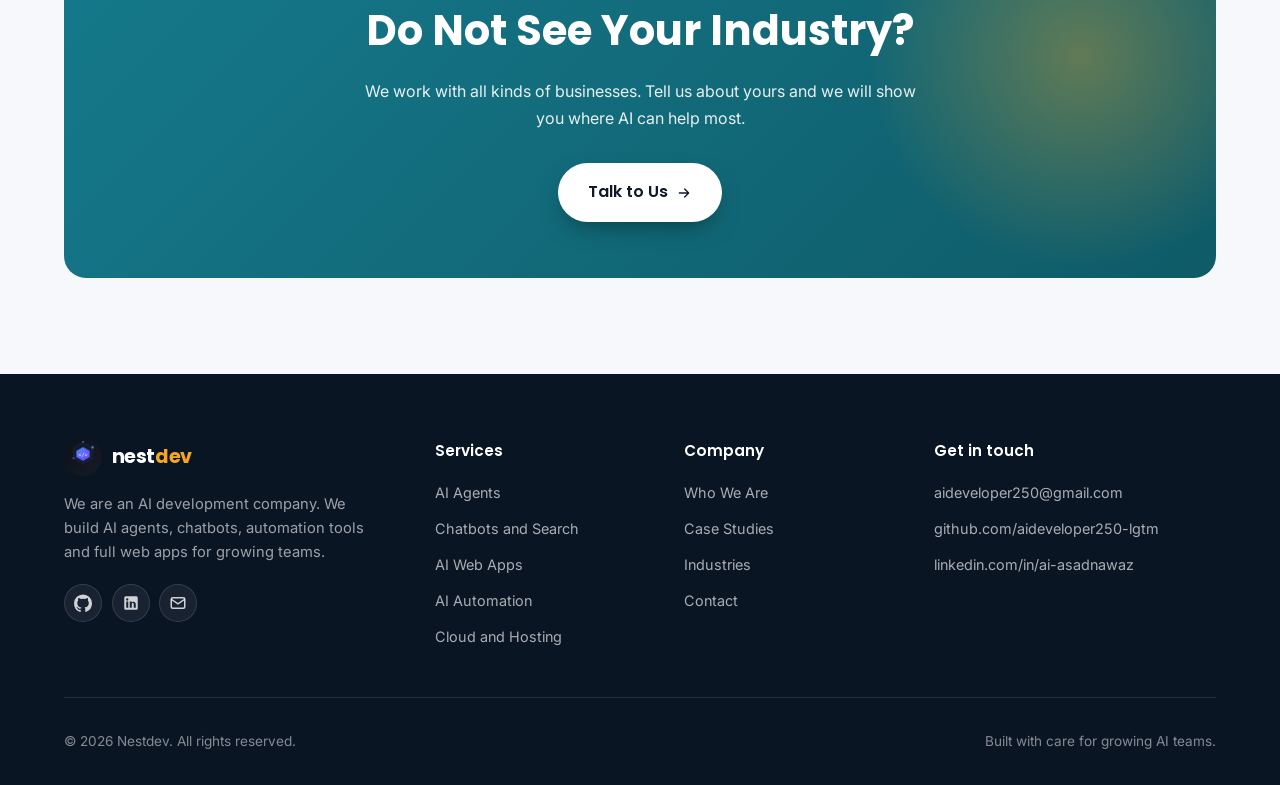
<file: industries.html>
<!DOCTYPE html>
<html lang="en">
<head>
  <meta charset="UTF-8" />
  <meta name="viewport" content="width=device-width, initial-scale=1.0" />

  <title>Industries We Serve | AI Solutions by Nestdev</title>
  <meta name="description" content="Nestdev builds AI solutions for healthcare, finance, real estate, online stores, education, legal, customer support and sales teams. See how we help your industry." />
  <meta name="keywords" content="AI for healthcare, AI for finance, AI for real estate, AI for ecommerce, AI for education, AI for legal, AI for customer support, AI for sales, Nestdev" />
  <meta name="author" content="Nestdev" />
  <meta name="robots" content="index, follow, max-image-preview:large" />
  <meta name="theme-color" content="#0a1524" />
  <link rel="canonical" href="https://www.nestdev.com/industries.html" />

  <meta property="og:title" content="Industries We Serve | Nestdev" />
  <meta property="og:description" content="AI solutions built for healthcare, finance, real estate, online stores and more." />
  <meta property="og:type" content="website" />
  <meta property="og:url" content="https://www.nestdev.com/industries.html" />
  <meta property="og:site_name" content="Nestdev" />
  <meta property="og:image" content="https://www.nestdev.com/assets/nestdev-logo-light.png" />

  <meta name="twitter:card" content="summary_large_image" />
  <meta name="twitter:title" content="Industries We Serve | Nestdev" />
  <meta name="twitter:description" content="AI solutions built for healthcare, finance, real estate, online stores and more." />
  <meta name="twitter:image" content="https://www.nestdev.com/assets/nestdev-logo-light.png" />

  <link rel="preconnect" href="https://fonts.googleapis.com" />
  <link rel="preconnect" href="https://fonts.gstatic.com" crossorigin />
  <link href="https://fonts.googleapis.com/css2?family=Poppins:wght@400;500;600;700;800&family=Inter:wght@300;400;500;600;700&display=swap" rel="stylesheet" />
  <link rel="stylesheet" href="styles.css" />
  <link rel="icon" type="image/png" href="assets/nestdev-icon.png" />
  <link rel="apple-touch-icon" href="assets/nestdev-icon.png" />
</head>
<body data-page="industries">
  <div id="site-header"></div>

  <section class="page-hero">
    <div class="container">
      <div class="breadcrumb"><a href="index.html">Home</a><span>›</span><span>Industries</span></div>
      <h1>AI Built for Your Industry</h1>
      <p>We have built AI products for many kinds of businesses. We learn how your field works before we build, so the result fits your day to day.</p>
    </div>
  </section>

  <section class="section">
    <div class="container">
      <div class="services-grid">
        <article class="industry-card" id="healthcare">
          <div class="ind-emoji">🏥</div>
          <h3>Healthcare</h3>
          <p>Patient intake, insurance approvals and support tools that save staff time and cut mistakes, while keeping patient data safe.</p>
        </article>
        <article class="industry-card" id="finance">
          <div class="ind-emoji">💼</div>
          <h3>Finance</h3>
          <p>Voice agents, document search and fraud checks for banks and finance teams, with clear records for every action.</p>
        </article>
        <article class="industry-card" id="ecommerce">
          <div class="ind-emoji">🛒</div>
          <h3>Online Stores</h3>
          <p>Shopping assistants, smart product search and support bots that help buyers find what they want and come back again.</p>
        </article>
        <article class="industry-card" id="education">
          <div class="ind-emoji">🎓</div>
          <h3>Education</h3>
          <p>Study helpers, grading support and question answering tools that give students fast help and free up teachers.</p>
        </article>
        <article class="industry-card" id="legal">
          <div class="ind-emoji">⚖️</div>
          <h3>Legal</h3>
          <p>Contract review, document search and summaries that help legal teams find the right answer in minutes, not hours.</p>
        </article>
        <article class="industry-card" id="real-estate">
          <div class="ind-emoji">🏠</div>
          <h3>Real Estate</h3>
          <p>Lead scoring, property matching and fast follow ups that turn more enquiries into viewings and closed deals.</p>
        </article>
        <article class="industry-card" id="support">
          <div class="ind-emoji">📞</div>
          <h3>Customer Support</h3>
          <p>Chat and voice agents that answer common questions right away and pass the tricky ones to your team with full context.</p>
        </article>
        <article class="industry-card" id="sales">
          <div class="ind-emoji">📈</div>
          <h3>Sales and Marketing</h3>
          <p>Lead finders, personal outreach and content helpers that fill your pipeline and keep your brand active every day.</p>
        </article>
      </div>
    </div>
  </section>

  <section class="section section-alt">
    <div class="container">
      <div class="cta-band">
        <h2>Do Not See Your Industry?</h2>
        <p>We work with all kinds of businesses. Tell us about yours and we will show you where AI can help most.</p>
        <a href="contact.html" class="btn btn-light btn-lg"><span>Talk to Us</span><svg width="16" height="16" viewBox="0 0 24 24" fill="none"><path d="M5 12h14M13 6l6 6-6 6" stroke="currentColor" stroke-width="2" stroke-linecap="round" stroke-linejoin="round"/></svg></a>
      </div>
    </div>
  </section>

  <div id="site-footer"></div>

  <script src="components.js" defer></script>
  <script src="script.js" defer></script>
</body>
</html>
</file>
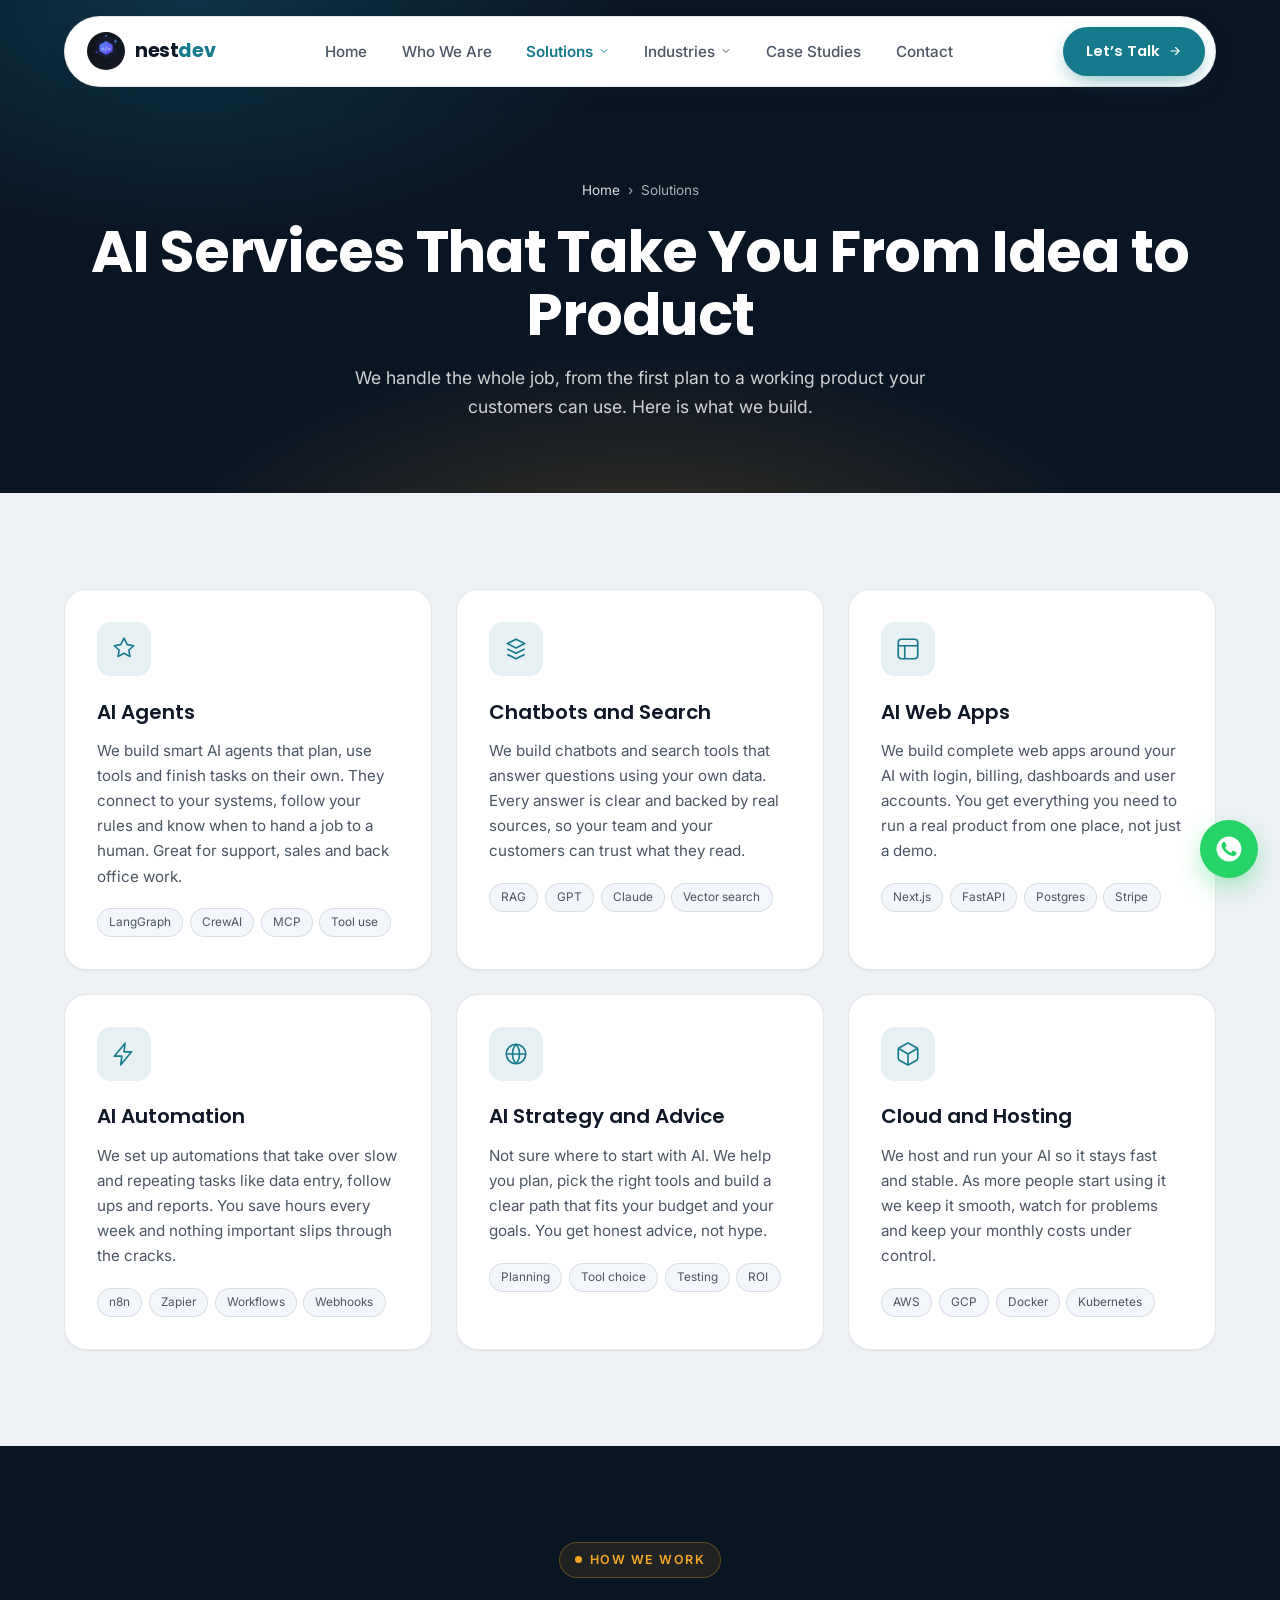
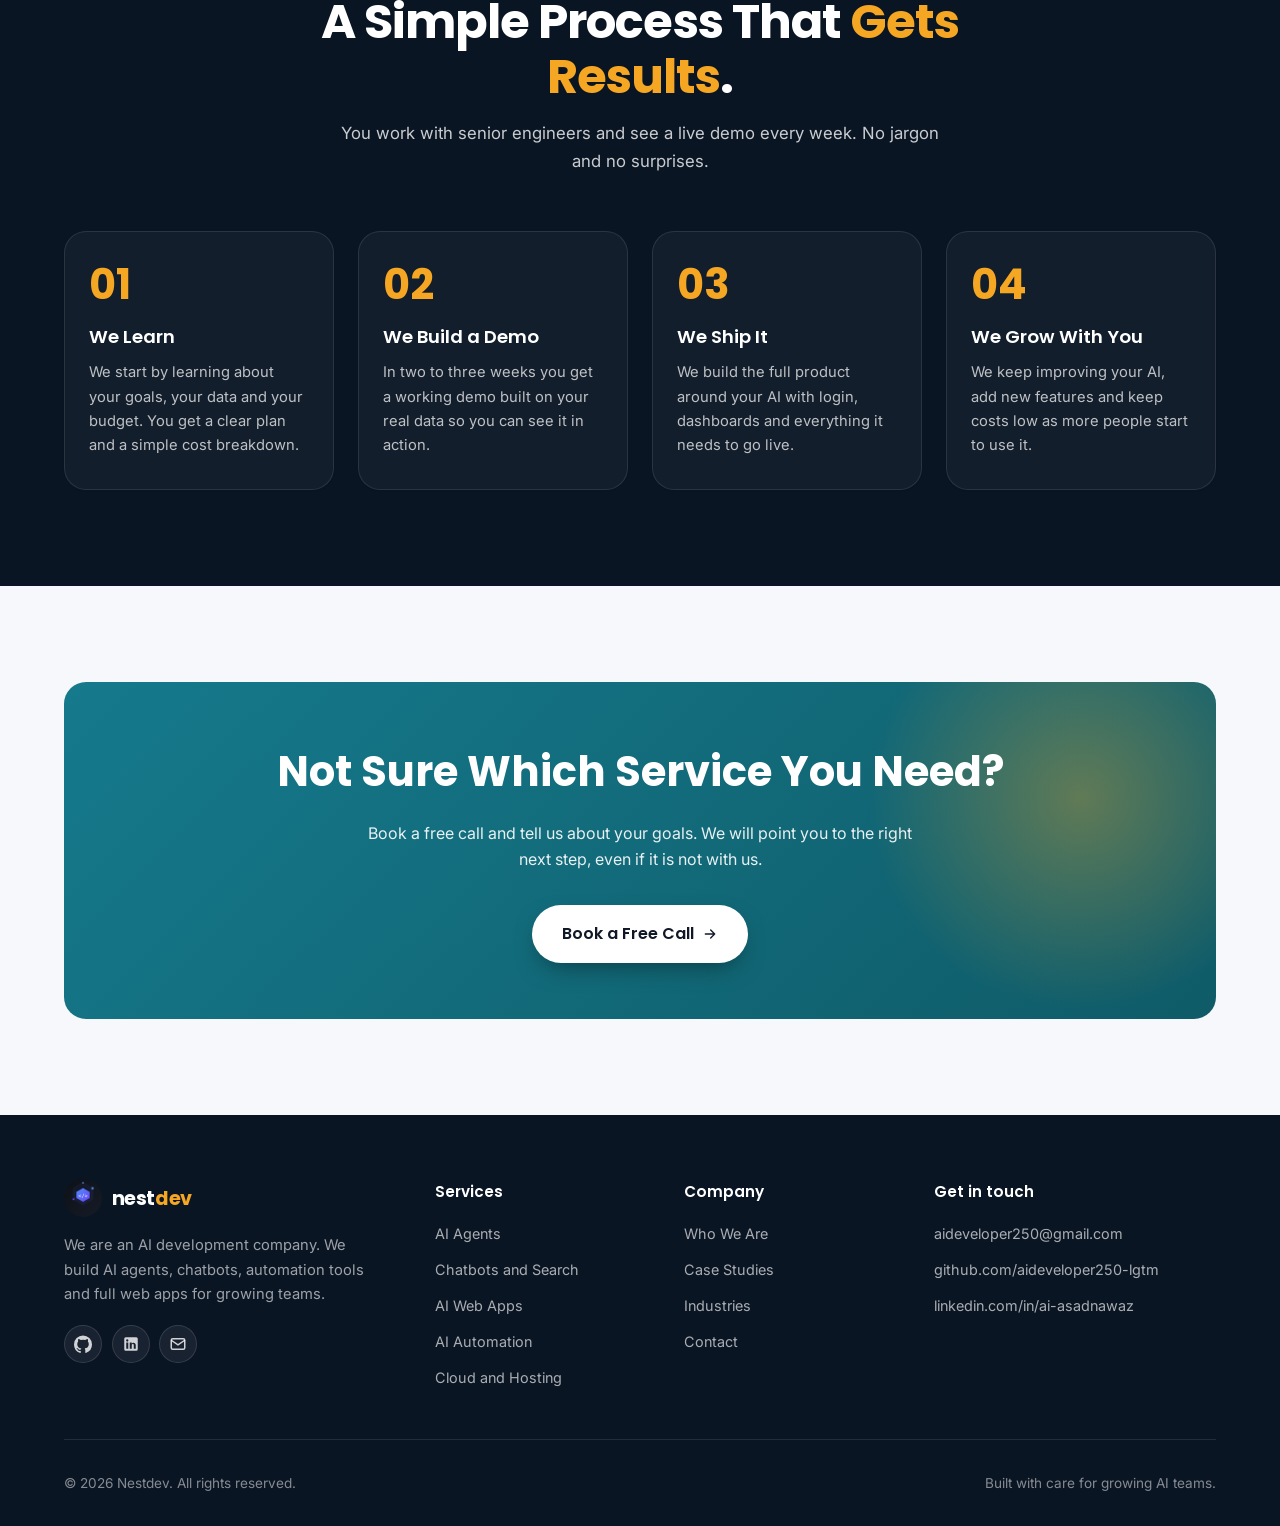
<file: services.html>
<!DOCTYPE html>
<html lang="en">
<head>
  <meta charset="UTF-8" />
  <meta name="viewport" content="width=device-width, initial-scale=1.0" />

  <title>AI Development Services | AI Agents, Chatbots and Automation | Nestdev</title>
  <meta name="description" content="Nestdev builds AI agents, chatbots, AI web apps, automation and cloud hosting. See our full AI development services and how we take your idea from plan to product." />
  <meta name="keywords" content="AI development services, AI agent development, AI chatbot development, RAG development, AI web app development, AI automation services, MLOps, Nestdev" />
  <meta name="author" content="Nestdev" />
  <meta name="robots" content="index, follow, max-image-preview:large" />
  <meta name="theme-color" content="#0a1524" />
  <link rel="canonical" href="https://www.nestdev.com/services.html" />

  <meta property="og:title" content="AI Development Services | Nestdev" />
  <meta property="og:description" content="AI agents, chatbots, AI web apps, automation and cloud hosting built by senior engineers." />
  <meta property="og:type" content="website" />
  <meta property="og:url" content="https://www.nestdev.com/services.html" />
  <meta property="og:site_name" content="Nestdev" />
  <meta property="og:image" content="https://www.nestdev.com/assets/nestdev-logo-light.png" />

  <meta name="twitter:card" content="summary_large_image" />
  <meta name="twitter:title" content="AI Development Services | Nestdev" />
  <meta name="twitter:description" content="AI agents, chatbots, AI web apps, automation and cloud hosting built by senior engineers." />
  <meta name="twitter:image" content="https://www.nestdev.com/assets/nestdev-logo-light.png" />

  <link rel="preconnect" href="https://fonts.googleapis.com" />
  <link rel="preconnect" href="https://fonts.gstatic.com" crossorigin />
  <link href="https://fonts.googleapis.com/css2?family=Poppins:wght@400;500;600;700;800&family=Inter:wght@300;400;500;600;700&display=swap" rel="stylesheet" />
  <link rel="stylesheet" href="styles.css" />
  <link rel="icon" type="image/png" href="assets/nestdev-icon.png" />
  <link rel="apple-touch-icon" href="assets/nestdev-icon.png" />
</head>
<body data-page="services">
  <div id="site-header"></div>

  <section class="page-hero">
    <div class="container">
      <div class="breadcrumb"><a href="index.html">Home</a><span>›</span><span>Solutions</span></div>
      <h1>AI Services That Take You From Idea to Product</h1>
      <p>We handle the whole job, from the first plan to a working product your customers can use. Here is what we build.</p>
    </div>
  </section>

  <section class="section">
    <div class="container">
      <div class="services-grid">
        <article class="service-card" id="ai-agents">
          <div class="service-icon"><svg viewBox="0 0 24 24" fill="none"><path d="M12 2l3 6 6 1-4.5 4 1 6-5.5-3-5.5 3 1-6L3 9l6-1z" stroke="currentColor" stroke-width="1.5" stroke-linejoin="round"/></svg></div>
          <h3>AI Agents</h3>
          <p>We build smart AI agents that plan, use tools and finish tasks on their own. They connect to your systems, follow your rules and know when to hand a job to a human. Great for support, sales and back office work.</p>
          <ul class="service-tags"><li>LangGraph</li><li>CrewAI</li><li>MCP</li><li>Tool use</li></ul>
        </article>
        <article class="service-card" id="chatbots">
          <div class="service-icon"><svg viewBox="0 0 24 24" fill="none"><path d="M4 7l8-4 8 4-8 4-8-4z" stroke="currentColor" stroke-width="1.5" stroke-linejoin="round"/><path d="M4 12l8 4 8-4M4 17l8 4 8-4" stroke="currentColor" stroke-width="1.5" stroke-linejoin="round"/></svg></div>
          <h3>Chatbots and Search</h3>
          <p>We build chatbots and search tools that answer questions using your own data. Every answer is clear and backed by real sources, so your team and your customers can trust what they read.</p>
          <ul class="service-tags"><li>RAG</li><li>GPT</li><li>Claude</li><li>Vector search</li></ul>
        </article>
        <article class="service-card" id="web-apps">
          <div class="service-icon"><svg viewBox="0 0 24 24" fill="none"><rect x="3" y="3" width="18" height="18" rx="3" stroke="currentColor" stroke-width="1.5"/><path d="M3 9h18M9 21V9" stroke="currentColor" stroke-width="1.5"/></svg></div>
          <h3>AI Web Apps</h3>
          <p>We build complete web apps around your AI with login, billing, dashboards and user accounts. You get everything you need to run a real product from one place, not just a demo.</p>
          <ul class="service-tags"><li>Next.js</li><li>FastAPI</li><li>Postgres</li><li>Stripe</li></ul>
        </article>
        <article class="service-card" id="automation">
          <div class="service-icon"><svg viewBox="0 0 24 24" fill="none"><path d="M13 2L3 14h7l-1 8 10-12h-7l1-8z" stroke="currentColor" stroke-width="1.5" stroke-linejoin="round"/></svg></div>
          <h3>AI Automation</h3>
          <p>We set up automations that take over slow and repeating tasks like data entry, follow ups and reports. You save hours every week and nothing important slips through the cracks.</p>
          <ul class="service-tags"><li>n8n</li><li>Zapier</li><li>Workflows</li><li>Webhooks</li></ul>
        </article>
        <article class="service-card" id="strategy">
          <div class="service-icon"><svg viewBox="0 0 24 24" fill="none"><circle cx="12" cy="12" r="9" stroke="currentColor" stroke-width="1.5"/><path d="M3 12h18M12 3a14 14 0 010 18M12 3a14 14 0 000 18" stroke="currentColor" stroke-width="1.5"/></svg></div>
          <h3>AI Strategy and Advice</h3>
          <p>Not sure where to start with AI. We help you plan, pick the right tools and build a clear path that fits your budget and your goals. You get honest advice, not hype.</p>
          <ul class="service-tags"><li>Planning</li><li>Tool choice</li><li>Testing</li><li>ROI</li></ul>
        </article>
        <article class="service-card" id="cloud">
          <div class="service-icon"><svg viewBox="0 0 24 24" fill="none"><path d="M21 16V8a2 2 0 00-1-1.73l-7-4a2 2 0 00-2 0l-7 4A2 2 0 003 8v8a2 2 0 001 1.73l7 4a2 2 0 002 0l7-4A2 2 0 0021 16z" stroke="currentColor" stroke-width="1.5" stroke-linejoin="round"/><path d="M3.27 6.96L12 12l8.73-5.04M12 22.08V12" stroke="currentColor" stroke-width="1.5"/></svg></div>
          <h3>Cloud and Hosting</h3>
          <p>We host and run your AI so it stays fast and stable. As more people start using it we keep it smooth, watch for problems and keep your monthly costs under control.</p>
          <ul class="service-tags"><li>AWS</li><li>GCP</li><li>Docker</li><li>Kubernetes</li></ul>
        </article>
      </div>
    </div>
  </section>

  <section class="section section-dark">
    <div class="container">
      <div class="section-head">
        <div class="eyebrow">How We Work</div>
        <h2 class="section-title">A Simple Process That <span class="accent-text">Gets Results</span>.</h2>
        <p class="section-sub">You work with senior engineers and see a live demo every week. No jargon and no surprises.</p>
      </div>
      <div class="process-grid">
        <div class="process-step"><div class="step-num">01</div><h4>We Learn</h4><p>We start by learning about your goals, your data and your budget. You get a clear plan and a simple cost breakdown.</p></div>
        <div class="process-step"><div class="step-num">02</div><h4>We Build a Demo</h4><p>In two to three weeks you get a working demo built on your real data so you can see it in action.</p></div>
        <div class="process-step"><div class="step-num">03</div><h4>We Ship It</h4><p>We build the full product around your AI with login, dashboards and everything it needs to go live.</p></div>
        <div class="process-step"><div class="step-num">04</div><h4>We Grow With You</h4><p>We keep improving your AI, add new features and keep costs low as more people start to use it.</p></div>
      </div>
    </div>
  </section>

  <section class="section section-alt">
    <div class="container">
      <div class="cta-band">
        <h2>Not Sure Which Service You Need?</h2>
        <p>Book a free call and tell us about your goals. We will point you to the right next step, even if it is not with us.</p>
        <a href="contact.html" class="btn btn-light btn-lg"><span>Book a Free Call</span><svg width="16" height="16" viewBox="0 0 24 24" fill="none"><path d="M5 12h14M13 6l6 6-6 6" stroke="currentColor" stroke-width="2" stroke-linecap="round" stroke-linejoin="round"/></svg></a>
      </div>
    </div>
  </section>

  <div id="site-footer"></div>

  <script src="components.js" defer></script>
  <script src="script.js" defer></script>
</body>
</html>
</file>
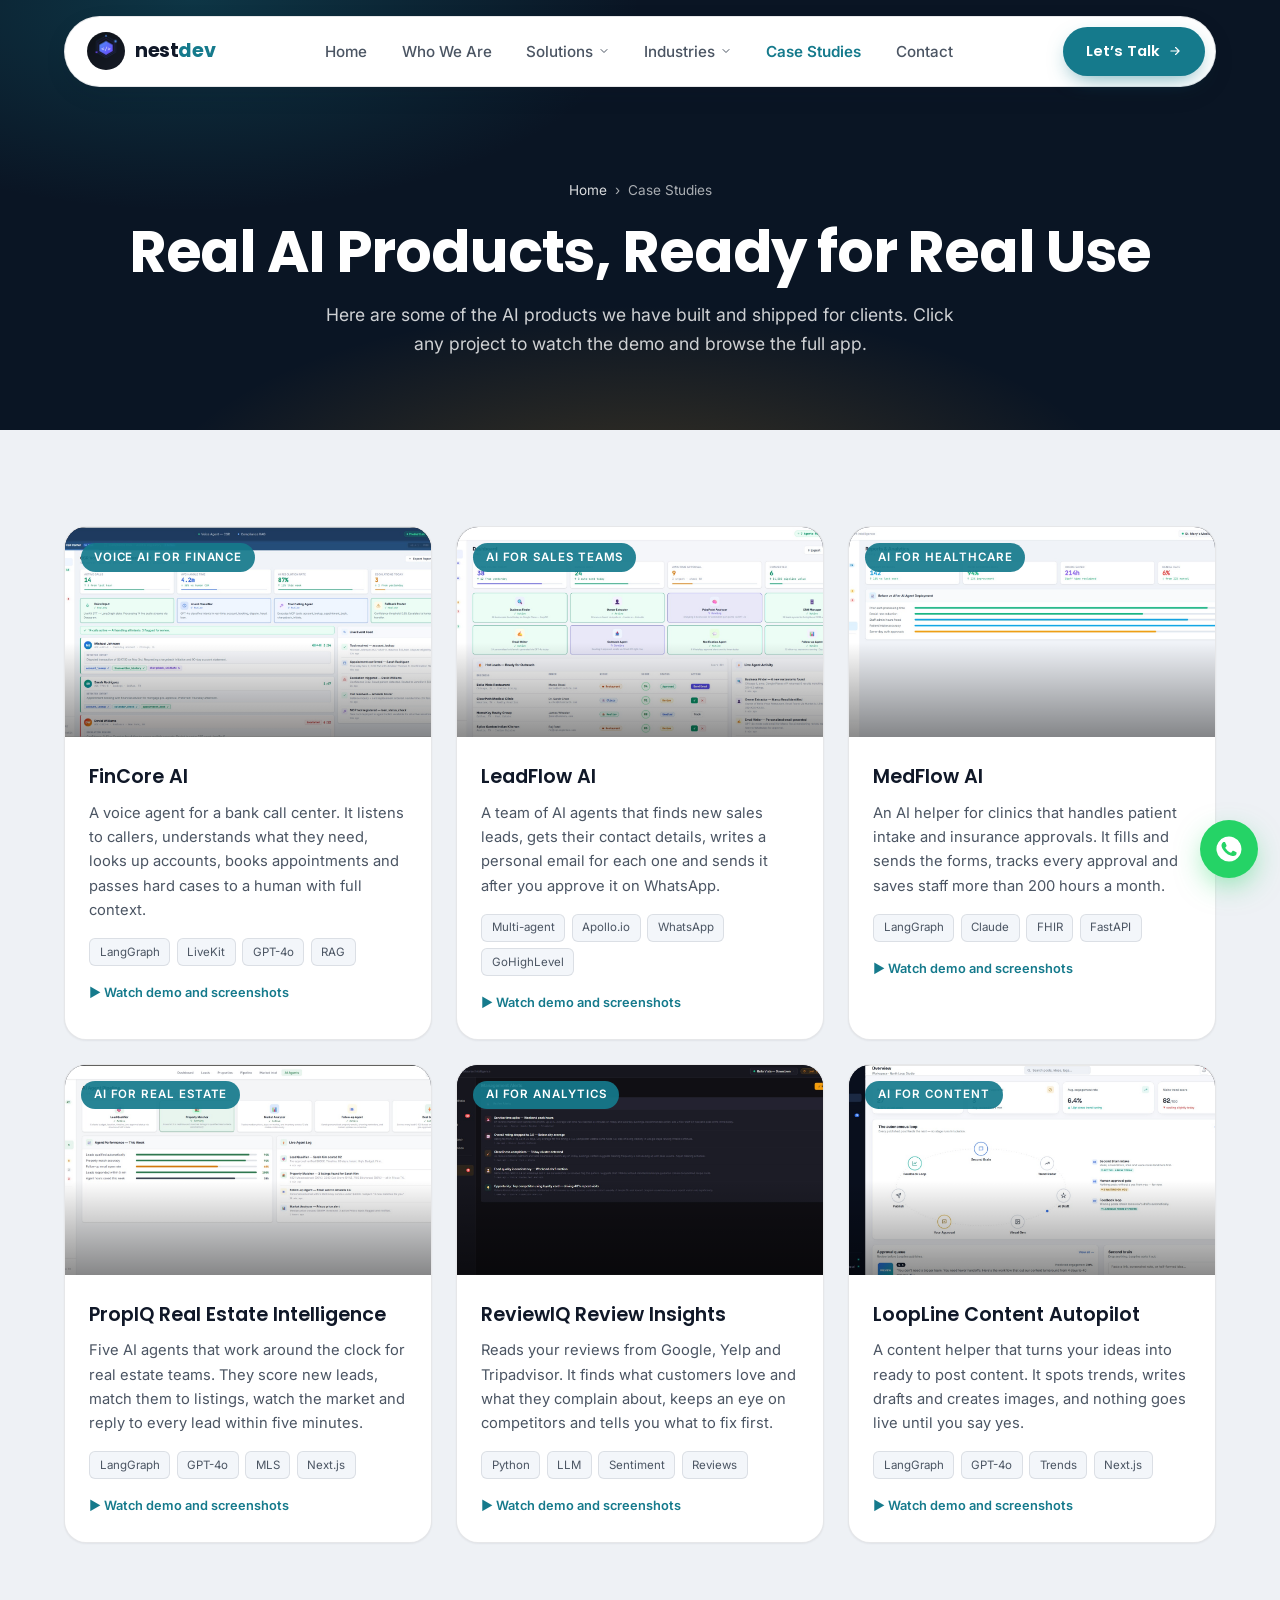
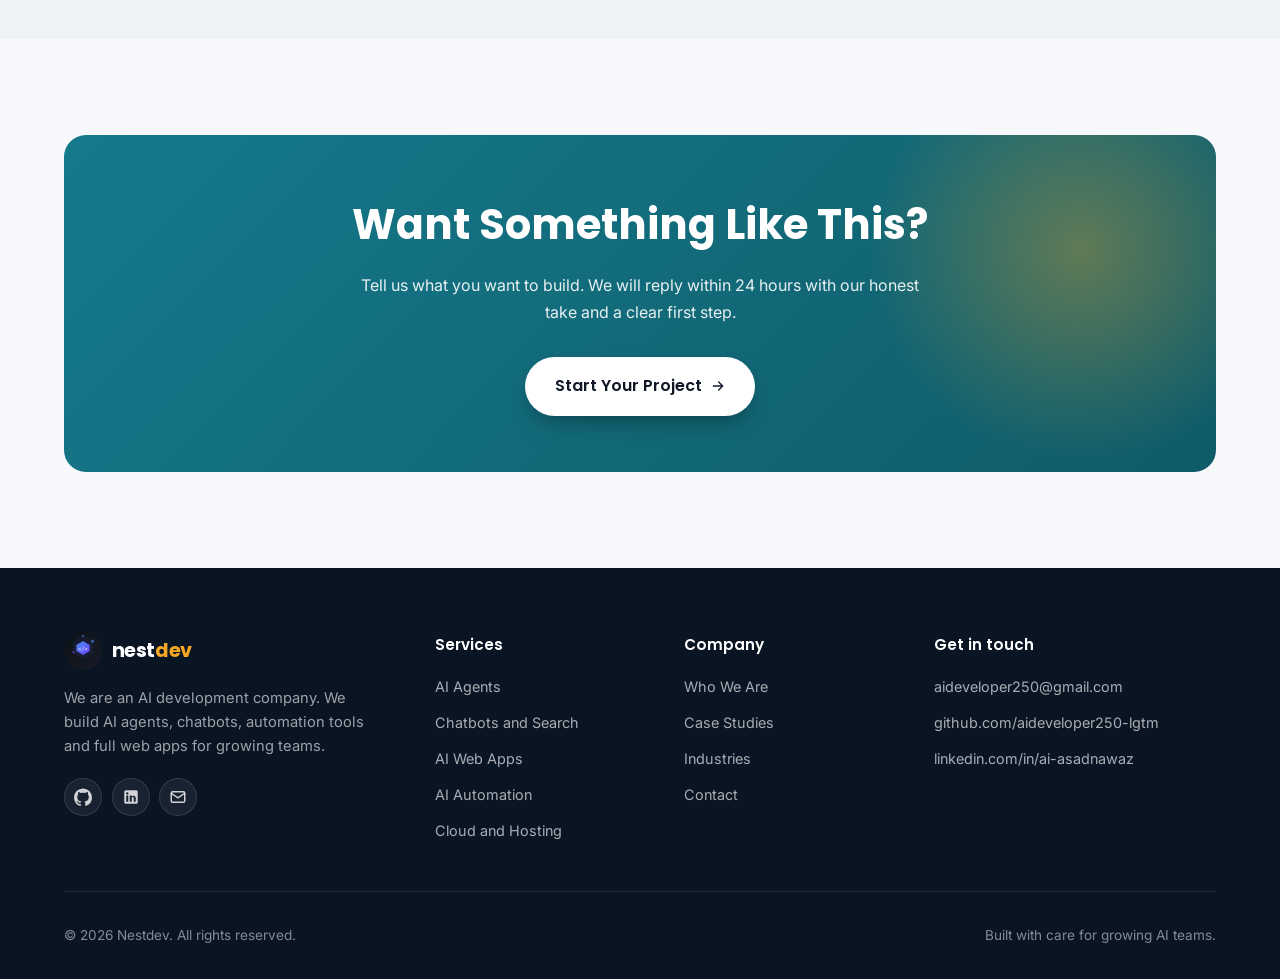
<file: work.html>
<!DOCTYPE html>
<html lang="en">
<head>
  <meta charset="UTF-8" />
  <meta name="viewport" content="width=device-width, initial-scale=1.0" />

  <title>Case Studies | AI Projects Built by Nestdev</title>
  <meta name="description" content="See real AI products Nestdev has built and shipped, including AI voice agents, sales automation, healthcare tools and real estate intelligence. Watch each demo." />
  <meta name="keywords" content="AI case studies, AI projects, AI agent examples, AI automation examples, AI voice agent, AI for healthcare, AI for real estate, Nestdev work" />
  <meta name="author" content="Nestdev" />
  <meta name="robots" content="index, follow, max-image-preview:large" />
  <meta name="theme-color" content="#0a1524" />
  <link rel="canonical" href="https://www.nestdev.com/work.html" />

  <meta property="og:title" content="Case Studies | AI Projects Built by Nestdev" />
  <meta property="og:description" content="Real AI products we have built and shipped. Watch the demo for each one." />
  <meta property="og:type" content="website" />
  <meta property="og:url" content="https://www.nestdev.com/work.html" />
  <meta property="og:site_name" content="Nestdev" />
  <meta property="og:image" content="https://www.nestdev.com/assets/nestdev-logo-light.png" />

  <meta name="twitter:card" content="summary_large_image" />
  <meta name="twitter:title" content="Case Studies | AI Projects Built by Nestdev" />
  <meta name="twitter:description" content="Real AI products we have built and shipped. Watch the demo for each one." />
  <meta name="twitter:image" content="https://www.nestdev.com/assets/nestdev-logo-light.png" />

  <link rel="preconnect" href="https://fonts.googleapis.com" />
  <link rel="preconnect" href="https://fonts.gstatic.com" crossorigin />
  <link href="https://fonts.googleapis.com/css2?family=Poppins:wght@400;500;600;700;800&family=Inter:wght@300;400;500;600;700&display=swap" rel="stylesheet" />
  <link rel="stylesheet" href="styles.css" />
  <link rel="icon" type="image/png" href="assets/nestdev-icon.png" />
  <link rel="apple-touch-icon" href="assets/nestdev-icon.png" />
</head>
<body data-page="work">
  <div id="site-header"></div>

  <section class="page-hero">
    <div class="container">
      <div class="breadcrumb"><a href="index.html">Home</a><span>›</span><span>Case Studies</span></div>
      <h1>Real AI Products, Ready for Real Use</h1>
      <p>Here are some of the AI products we have built and shipped for clients. Click any project to watch the demo and browse the full app.</p>
    </div>
  </section>

  <section class="section">
    <div class="container">
      <div class="projects-grid">
        <article class="project-card" data-project="fincore" tabindex="0" role="button" aria-label="Open FinCore AI demo and screenshots">
          <div class="project-cover">
            <img src="assets/projects/fincore/cover.jpg" alt="FinCore AI voice agent live dashboard" loading="lazy" />
            <div class="project-tag">Voice AI for Finance</div>
            <span class="project-play" aria-hidden="true"><svg viewBox="0 0 24 24" fill="none"><circle cx="12" cy="12" r="11" fill="rgba(0,0,0,0.45)"/><path d="M10 8l6 4-6 4V8z" fill="#fff"/></svg></span>
          </div>
          <div class="project-body">
            <h3>FinCore AI</h3>
            <p>A voice agent for a bank call center. It listens to callers, understands what they need, looks up accounts, books appointments and passes hard cases to a human with full context.</p>
            <div class="project-meta"><span>LangGraph</span><span>LiveKit</span><span>GPT-4o</span><span>RAG</span></div>
            <span class="project-open-hint">▶ Watch demo and screenshots</span>
          </div>
        </article>
        <article class="project-card" data-project="leadflow" tabindex="0" role="button" aria-label="Open LeadFlow AI demo and screenshots">
          <div class="project-cover">
            <img src="assets/projects/leadflow/cover.jpg" alt="LeadFlow AI multi agent dashboard" loading="lazy" />
            <div class="project-tag">AI for Sales Teams</div>
            <span class="project-play" aria-hidden="true"><svg viewBox="0 0 24 24" fill="none"><circle cx="12" cy="12" r="11" fill="rgba(0,0,0,0.45)"/><path d="M10 8l6 4-6 4V8z" fill="#fff"/></svg></span>
          </div>
          <div class="project-body">
            <h3>LeadFlow AI</h3>
            <p>A team of AI agents that finds new sales leads, gets their contact details, writes a personal email for each one and sends it after you approve it on WhatsApp.</p>
            <div class="project-meta"><span>Multi-agent</span><span>Apollo.io</span><span>WhatsApp</span><span>GoHighLevel</span></div>
            <span class="project-open-hint">▶ Watch demo and screenshots</span>
          </div>
        </article>
        <article class="project-card" data-project="medflow" tabindex="0" role="button" aria-label="Open MedFlow AI demo and screenshots">
          <div class="project-cover">
            <img src="assets/projects/medflow/cover.jpg" alt="MedFlow AI patient reports dashboard" loading="lazy" />
            <div class="project-tag">AI for Healthcare</div>
            <span class="project-play" aria-hidden="true"><svg viewBox="0 0 24 24" fill="none"><circle cx="12" cy="12" r="11" fill="rgba(0,0,0,0.45)"/><path d="M10 8l6 4-6 4V8z" fill="#fff"/></svg></span>
          </div>
          <div class="project-body">
            <h3>MedFlow AI</h3>
            <p>An AI helper for clinics that handles patient intake and insurance approvals. It fills and sends the forms, tracks every approval and saves staff more than 200 hours a month.</p>
            <div class="project-meta"><span>LangGraph</span><span>Claude</span><span>FHIR</span><span>FastAPI</span></div>
            <span class="project-open-hint">▶ Watch demo and screenshots</span>
          </div>
        </article>
        <article class="project-card" data-project="propiq" tabindex="0" role="button" aria-label="Open PropIQ demo and screenshots">
          <div class="project-cover">
            <img src="assets/projects/propiq/cover.jpg" alt="PropIQ real estate AI agent pipeline" loading="lazy" />
            <div class="project-tag">AI for Real Estate</div>
            <span class="project-play" aria-hidden="true"><svg viewBox="0 0 24 24" fill="none"><circle cx="12" cy="12" r="11" fill="rgba(0,0,0,0.45)"/><path d="M10 8l6 4-6 4V8z" fill="#fff"/></svg></span>
          </div>
          <div class="project-body">
            <h3>PropIQ Real Estate Intelligence</h3>
            <p>Five AI agents that work around the clock for real estate teams. They score new leads, match them to listings, watch the market and reply to every lead within five minutes.</p>
            <div class="project-meta"><span>LangGraph</span><span>GPT-4o</span><span>MLS</span><span>Next.js</span></div>
            <span class="project-open-hint">▶ Watch demo and screenshots</span>
          </div>
        </article>
        <article class="project-card" data-project="reviewiq" tabindex="0" role="button" aria-label="Open ReviewIQ demo and screenshots">
          <div class="project-cover">
            <img src="assets/projects/reviewiq/cover.jpg" alt="ReviewIQ review intelligence alerts" loading="lazy" />
            <div class="project-tag">AI for Analytics</div>
            <span class="project-play" aria-hidden="true"><svg viewBox="0 0 24 24" fill="none"><circle cx="12" cy="12" r="11" fill="rgba(0,0,0,0.45)"/><path d="M10 8l6 4-6 4V8z" fill="#fff"/></svg></span>
          </div>
          <div class="project-body">
            <h3>ReviewIQ Review Insights</h3>
            <p>Reads your reviews from Google, Yelp and Tripadvisor. It finds what customers love and what they complain about, keeps an eye on competitors and tells you what to fix first.</p>
            <div class="project-meta"><span>Python</span><span>LLM</span><span>Sentiment</span><span>Reviews</span></div>
            <span class="project-open-hint">▶ Watch demo and screenshots</span>
          </div>
        </article>
        <article class="project-card" data-project="loopline" tabindex="0" role="button" aria-label="Open LoopLine demo and screenshots">
          <div class="project-cover">
            <img src="assets/projects/loopline/cover.jpg" alt="LoopLine content autopilot overview" loading="lazy" />
            <div class="project-tag">AI for Content</div>
            <span class="project-play" aria-hidden="true"><svg viewBox="0 0 24 24" fill="none"><circle cx="12" cy="12" r="11" fill="rgba(0,0,0,0.45)"/><path d="M10 8l6 4-6 4V8z" fill="#fff"/></svg></span>
          </div>
          <div class="project-body">
            <h3>LoopLine Content Autopilot</h3>
            <p>A content helper that turns your ideas into ready to post content. It spots trends, writes drafts and creates images, and nothing goes live until you say yes.</p>
            <div class="project-meta"><span>LangGraph</span><span>GPT-4o</span><span>Trends</span><span>Next.js</span></div>
            <span class="project-open-hint">▶ Watch demo and screenshots</span>
          </div>
        </article>
      </div>
    </div>
  </section>

  <section class="section section-alt">
    <div class="container">
      <div class="cta-band">
        <h2>Want Something Like This?</h2>
        <p>Tell us what you want to build. We will reply within 24 hours with our honest take and a clear first step.</p>
        <a href="contact.html" class="btn btn-light btn-lg"><span>Start Your Project</span><svg width="16" height="16" viewBox="0 0 24 24" fill="none"><path d="M5 12h14M13 6l6 6-6 6" stroke="currentColor" stroke-width="2" stroke-linecap="round" stroke-linejoin="round"/></svg></a>
      </div>
    </div>
  </section>

  <div id="site-footer"></div>

  <!-- PROJECT LIGHTBOX -->
  <div class="pmodal" id="projectModal" aria-hidden="true" role="dialog" aria-modal="true" aria-labelledby="pmTitle">
    <div class="pmodal-backdrop" data-close></div>
    <div class="pmodal-panel" role="document">
      <button class="pmodal-close" data-close aria-label="Close"><svg width="20" height="20" viewBox="0 0 24 24" fill="none" stroke="currentColor" stroke-width="2" stroke-linecap="round"><path d="M6 6l12 12M18 6L6 18"/></svg></button>
      <div class="pmodal-stage">
        <div class="pmodal-media" id="pmMedia"></div>
        <button class="pm-nav pm-prev" aria-label="Previous"><svg width="22" height="22" viewBox="0 0 24 24" fill="none" stroke="currentColor" stroke-width="2" stroke-linecap="round" stroke-linejoin="round"><path d="M15 6l-6 6 6 6"/></svg></button>
        <button class="pm-nav pm-next" aria-label="Next"><svg width="22" height="22" viewBox="0 0 24 24" fill="none" stroke="currentColor" stroke-width="2" stroke-linecap="round" stroke-linejoin="round"><path d="M9 6l6 6-6 6"/></svg></button>
      </div>
      <div class="pmodal-info">
        <div class="pmodal-head">
          <div><div class="pmodal-tag" id="pmTag"></div><h3 id="pmTitle"></h3></div>
          <div class="pmodal-count" id="pmCount"></div>
        </div>
        <p class="pmodal-desc" id="pmDesc"></p>
        <div class="pmodal-meta" id="pmMeta"></div>
        <div class="pmodal-thumbs" id="pmThumbs"></div>
      </div>
    </div>
  </div>

  <script src="components.js" defer></script>
  <script src="script.js" defer></script>
</body>
</html>
</file>
<file: styles.css>
/* =========================================================
   NESTDEV — Light theme, teal and orange, dark hero
   ========================================================= */

:root {
  --bg: #eef1f5;
  --bg-soft: #f6f8fb;
  --hero-bg: #0a1524;
  --surface: #ffffff;
  --surface-2: #f3f6fa;
  --border: rgba(16, 24, 40, 0.10);
  --border-strong: rgba(16, 24, 40, 0.16);

  --text: #101828;
  --text-muted: #4b5563;
  --text-dim: #6b7280;

  --primary: #157a8c;
  --primary-2: #0f5b68;
  --accent: #f5a623;
  --accent-2: #f59e0b;

  --gradient-primary: linear-gradient(135deg, #157a8c 0%, #0f5b68 100%);
  --gradient-accent: linear-gradient(135deg, #f7b733 0%, #f59e0b 100%);

  --radius-sm: 10px;
  --radius: 16px;
  --radius-lg: 22px;
  --radius-pill: 999px;

  --shadow-sm: 0 1px 2px rgba(16, 24, 40, 0.06);
  --shadow-card: 0 10px 30px -12px rgba(16, 24, 40, 0.18);
  --shadow-lift: 0 22px 48px -20px rgba(16, 24, 40, 0.28);
  --shadow-nav: 0 8px 30px -10px rgba(16, 24, 40, 0.20);

  --container: 1200px;
  --ease: cubic-bezier(0.22, 1, 0.36, 1);

  --font-head: 'Poppins', system-ui, -apple-system, Segoe UI, Roboto, sans-serif;
  --font-body: 'Inter', system-ui, -apple-system, Segoe UI, Roboto, sans-serif;
}

* { box-sizing: border-box; margin: 0; padding: 0; }

html { scroll-behavior: smooth; scroll-padding-top: 110px; }

body {
  font-family: var(--font-body);
  background: var(--bg);
  color: var(--text);
  line-height: 1.65;
  overflow-x: hidden;
  -webkit-font-smoothing: antialiased;
  -moz-osx-font-smoothing: grayscale;
}

img, svg { display: block; max-width: 100%; }
a { color: inherit; text-decoration: none; }
button { font: inherit; cursor: pointer; border: none; background: none; color: inherit; }

.container {
  max-width: var(--container);
  margin: 0 auto;
  padding: 0 1.5rem;
}

/* =========================================================
   NAVIGATION — floating white bar
   ========================================================= */
.nav {
  position: fixed;
  top: 0; left: 0; right: 0;
  z-index: 200;
  padding: 1rem 0;
  transition: padding 0.3s var(--ease);
}
.nav-bar {
  display: flex;
  align-items: center;
  justify-content: space-between;
  gap: 1.5rem;
  background: var(--surface);
  border: 1px solid var(--border);
  border-radius: var(--radius-pill);
  box-shadow: var(--shadow-nav);
  padding: 0.6rem 0.6rem 0.6rem 1.4rem;
}
.nav.scrolled { padding: 0.5rem 0; }

.logo {
  display: flex;
  align-items: center;
  gap: 0.6rem;
  font-family: var(--font-head);
  font-weight: 700;
  font-size: 1.2rem;
  letter-spacing: -0.02em;
  flex-shrink: 0;
}
.logo-mark {
  width: 38px; height: 38px;
  display: grid; place-items: center;
  border-radius: 50%;
  overflow: hidden;
  flex-shrink: 0;
}
.logo-mark img { width: 100%; height: 100%; object-fit: cover; }
.logo-text { color: var(--text); }
.logo-accent { color: var(--primary); }

.nav-links {
  display: flex;
  align-items: center;
  gap: 0.35rem;
  font-size: 0.95rem;
  font-weight: 500;
  list-style: none;
  margin: 0 auto;
}
.nav-links > li { position: relative; }
.nav-links > li > a {
  display: inline-flex;
  align-items: center;
  gap: 0.3rem;
  color: var(--text-muted);
  padding: 0.55rem 0.9rem;
  border-radius: var(--radius-pill);
  transition: color 0.2s var(--ease), background 0.2s var(--ease);
  white-space: nowrap;
}
.nav-links > li > a:hover { color: var(--text); background: var(--surface-2); }
.nav-links > li.active > a { color: var(--primary); font-weight: 600; }
.nav-links .caret { transition: transform 0.25s var(--ease); }
.nav-links > li:hover .caret { transform: rotate(180deg); }

/* Dropdowns */
.dropdown {
  position: absolute;
  top: calc(100% + 0.5rem);
  left: 50%;
  transform: translateX(-50%) translateY(8px);
  min-width: 230px;
  background: var(--surface);
  border: 1px solid var(--border);
  border-radius: var(--radius);
  box-shadow: var(--shadow-lift);
  padding: 0.5rem;
  list-style: none;
  opacity: 0;
  visibility: hidden;
  transition: opacity 0.22s var(--ease), transform 0.22s var(--ease);
}
.nav-links > li:hover .dropdown,
.nav-links > li:focus-within .dropdown {
  opacity: 1;
  visibility: visible;
  transform: translateX(-50%) translateY(0);
}
.dropdown a {
  display: block;
  padding: 0.6rem 0.8rem;
  border-radius: 10px;
  color: var(--text-muted);
  font-size: 0.92rem;
  transition: background 0.2s var(--ease), color 0.2s var(--ease);
}
.dropdown a:hover { background: var(--surface-2); color: var(--primary); }

.nav-cta { flex-shrink: 0; }

.nav-toggle {
  display: none;
  width: 42px; height: 42px;
  flex-direction: column;
  justify-content: center;
  align-items: center;
  gap: 5px;
  border-radius: 10px;
  flex-shrink: 0;
}
.nav-toggle span {
  display: block;
  width: 22px; height: 2px;
  background: var(--text);
  border-radius: 2px;
  transition: all 0.3s var(--ease);
}
.nav-toggle.active span:nth-child(1) { transform: translateY(7px) rotate(45deg); }
.nav-toggle.active span:nth-child(2) { opacity: 0; }
.nav-toggle.active span:nth-child(3) { transform: translateY(-7px) rotate(-45deg); }

/* =========================================================
   BUTTONS
   ========================================================= */
.btn {
  display: inline-flex;
  align-items: center;
  gap: 0.5rem;
  padding: 0.72rem 1.4rem;
  border-radius: var(--radius-pill);
  font-family: var(--font-head);
  font-weight: 600;
  font-size: 0.92rem;
  transition: all 0.25s var(--ease);
  white-space: nowrap;
  border: 1px solid transparent;
}
.btn-lg { padding: 0.95rem 1.8rem; font-size: 1rem; }

.btn-primary {
  background: var(--primary);
  color: #ffffff;
  box-shadow: 0 8px 22px -8px rgba(21, 122, 140, 0.7);
}
.btn-primary:hover { background: var(--primary-2); transform: translateY(-2px); box-shadow: 0 14px 30px -10px rgba(21, 122, 140, 0.7); }

.btn-accent {
  background: var(--accent);
  color: #1a1206;
  box-shadow: 0 8px 22px -8px rgba(245, 166, 35, 0.7);
}
.btn-accent:hover { background: var(--accent-2); transform: translateY(-2px); }

.btn-light {
  background: #ffffff;
  color: var(--text);
  box-shadow: 0 10px 26px -10px rgba(0, 0, 0, 0.5);
}
.btn-light:hover { transform: translateY(-2px); box-shadow: 0 16px 34px -12px rgba(0, 0, 0, 0.55); }

.btn-ghost {
  background: transparent;
  color: var(--text);
  border-color: var(--border-strong);
}
.btn-ghost:hover { background: var(--surface-2); border-color: var(--primary); color: var(--primary); }

.btn-ghost-light {
  background: rgba(255, 255, 255, 0.08);
  color: #fff;
  border-color: rgba(255, 255, 255, 0.35);
  backdrop-filter: blur(6px);
}
.btn-ghost-light:hover { background: rgba(255, 255, 255, 0.16); border-color: #fff; }

/* =========================================================
   HERO (home) — dark band with glow
   ========================================================= */
.hero {
  position: relative;
  background: var(--hero-bg);
  color: #fff;
  padding: 12rem 0 7rem;
  text-align: center;
  overflow: hidden;
}
.hero::before {
  content: '';
  position: absolute;
  inset: 0;
  background:
    radial-gradient(60% 55% at 50% 88%, rgba(245, 166, 35, 0.28), transparent 70%),
    radial-gradient(50% 60% at 12% 20%, rgba(21, 122, 140, 0.35), transparent 70%),
    radial-gradient(45% 55% at 88% 15%, rgba(21, 122, 140, 0.28), transparent 70%);
  pointer-events: none;
}
.hero::after {
  content: '';
  position: absolute;
  inset: 0;
  background-image:
    linear-gradient(rgba(255, 255, 255, 0.045) 1px, transparent 1px),
    linear-gradient(90deg, rgba(255, 255, 255, 0.045) 1px, transparent 1px);
  background-size: 64px 64px;
  mask-image: radial-gradient(ellipse 70% 60% at 50% 40%, black 20%, transparent 75%);
  -webkit-mask-image: radial-gradient(ellipse 70% 60% at 50% 40%, black 20%, transparent 75%);
  pointer-events: none;
}
.hero .container { position: relative; z-index: 1; }

.hero-pill {
  display: inline-flex;
  align-items: center;
  gap: 0.6rem;
  padding: 0.5rem 1.1rem;
  background: rgba(255, 255, 255, 0.08);
  border: 1px solid rgba(255, 255, 255, 0.18);
  border-radius: var(--radius-pill);
  font-size: 0.85rem;
  color: rgba(255, 255, 255, 0.9);
  margin-bottom: 1.8rem;
  backdrop-filter: blur(10px);
  animation: fadeInUp 0.8s var(--ease) both;
}
.pulse-dot {
  width: 8px; height: 8px;
  border-radius: 50%;
  background: var(--accent);
  box-shadow: 0 0 0 0 rgba(245, 166, 35, 0.6);
  animation: pulse 2s infinite;
}
@keyframes pulse {
  0% { box-shadow: 0 0 0 0 rgba(245, 166, 35, 0.6); }
  70% { box-shadow: 0 0 0 10px rgba(245, 166, 35, 0); }
  100% { box-shadow: 0 0 0 0 rgba(245, 166, 35, 0); }
}

.hero-title {
  font-family: var(--font-head);
  font-size: clamp(2.5rem, 6vw, 5rem);
  font-weight: 700;
  line-height: 1.06;
  letter-spacing: -0.02em;
  max-width: 1000px;
  margin: 0 auto 1.5rem;
  animation: fadeInUp 0.9s 0.1s var(--ease) both;
}
.hero-sub {
  font-size: clamp(1rem, 1.4vw, 1.2rem);
  color: rgba(255, 255, 255, 0.78);
  max-width: 680px;
  margin: 0 auto 2.5rem;
  animation: fadeInUp 1s 0.2s var(--ease) both;
}
.hero-cta {
  display: flex;
  justify-content: center;
  gap: 0.8rem;
  flex-wrap: wrap;
  animation: fadeInUp 1.1s 0.3s var(--ease) both;
}

.highlight {
  color: var(--accent);
  position: relative;
  white-space: nowrap;
}
.highlight::after {
  content: '';
  position: absolute;
  left: 0; right: 0; bottom: 0.08em;
  height: 3px;
  border-radius: 3px;
  background: var(--accent);
  opacity: 0.85;
}

/* Gradient text used on light sections */
.gradient-text {
  color: var(--primary);
  display: inline-block;
}
.accent-text { color: var(--accent); }

@keyframes fadeInUp { from { opacity: 0; transform: translateY(28px); } to { opacity: 1; transform: translateY(0); } }

/* =========================================================
   PAGE HERO (interior pages)
   ========================================================= */
.page-hero {
  position: relative;
  background: var(--hero-bg);
  color: #fff;
  padding: 11rem 0 4.5rem;
  text-align: center;
  overflow: hidden;
}
.page-hero::before {
  content: '';
  position: absolute;
  inset: 0;
  background:
    radial-gradient(55% 70% at 50% 120%, rgba(245, 166, 35, 0.22), transparent 70%),
    radial-gradient(50% 70% at 15% 0%, rgba(21, 122, 140, 0.32), transparent 70%);
  pointer-events: none;
}
.page-hero .container { position: relative; z-index: 1; }
.page-hero h1 {
  font-family: var(--font-head);
  font-size: clamp(2.2rem, 5vw, 3.6rem);
  font-weight: 700;
  line-height: 1.1;
  letter-spacing: -0.02em;
  margin-bottom: 1rem;
}
.page-hero p {
  color: rgba(255, 255, 255, 0.8);
  font-size: 1.1rem;
  max-width: 640px;
  margin: 0 auto;
}
.breadcrumb {
  display: inline-flex;
  align-items: center;
  gap: 0.5rem;
  font-size: 0.85rem;
  color: rgba(255, 255, 255, 0.65);
  margin-bottom: 1.2rem;
}
.breadcrumb a { color: rgba(255, 255, 255, 0.85); }
.breadcrumb a:hover { color: var(--accent); }

/* =========================================================
   STATS
   ========================================================= */
.stats {
  background: var(--hero-bg);
  padding: 0 0 4rem;
}
.stats-inner {
  background: var(--surface);
  border: 1px solid var(--border);
  border-radius: var(--radius-lg);
  box-shadow: var(--shadow-card);
  padding: 2.4rem 2rem;
  margin-top: -4rem;
  position: relative;
  z-index: 2;
  display: grid;
  grid-template-columns: repeat(4, 1fr);
  gap: 1.5rem;
  text-align: center;
}
.stat { position: relative; }
.stat-num, .stat .plus {
  font-family: var(--font-head);
  font-size: clamp(2rem, 4vw, 3rem);
  font-weight: 700;
  color: var(--primary);
  display: inline-block;
  line-height: 1;
}
.stat .plus { color: var(--accent); }
.stat-label {
  margin-top: 0.5rem;
  font-size: 0.85rem;
  color: var(--text-muted);
  font-weight: 500;
}

/* =========================================================
   SECTIONS
   ========================================================= */
.section { padding: 6rem 0; position: relative; }
.section-alt { background: var(--bg-soft); }
.section-dark { background: var(--hero-bg); color: #fff; }

.section-head { text-align: center; max-width: 760px; margin: 0 auto 3.5rem; }
.eyebrow {
  display: inline-flex;
  align-items: center;
  gap: 0.5rem;
  font-size: 0.78rem;
  font-weight: 600;
  text-transform: uppercase;
  letter-spacing: 0.12em;
  color: var(--primary);
  margin-bottom: 1rem;
  padding: 0.4rem 0.95rem;
  border: 1px solid rgba(21, 122, 140, 0.25);
  border-radius: var(--radius-pill);
  background: rgba(21, 122, 140, 0.07);
}
.eyebrow::before {
  content: '';
  width: 7px; height: 7px;
  border-radius: 50%;
  background: var(--primary);
}
.section-dark .eyebrow {
  color: var(--accent);
  border-color: rgba(245, 166, 35, 0.3);
  background: rgba(245, 166, 35, 0.1);
}
.section-dark .eyebrow::before { background: var(--accent); }

.section-title {
  font-family: var(--font-head);
  font-size: clamp(1.9rem, 4vw, 3rem);
  font-weight: 700;
  letter-spacing: -0.02em;
  line-height: 1.15;
  margin-bottom: 1rem;
}
.section-sub {
  color: var(--text-muted);
  font-size: 1.05rem;
  max-width: 620px;
  margin: 0 auto;
}
.section-dark .section-sub { color: rgba(255, 255, 255, 0.78); }
.section-cta { text-align: center; margin-top: 3rem; }

/* =========================================================
   SERVICES
   ========================================================= */
.services-grid {
  display: grid;
  grid-template-columns: repeat(3, 1fr);
  gap: 1.5rem;
}
.service-card {
  position: relative;
  padding: 2rem;
  background: var(--surface);
  border: 1px solid var(--border);
  border-radius: var(--radius-lg);
  box-shadow: var(--shadow-sm);
  transition: all 0.35s var(--ease);
}
.service-card:hover {
  transform: translateY(-6px);
  border-color: transparent;
  box-shadow: var(--shadow-lift);
}
.service-icon {
  width: 54px; height: 54px;
  display: grid; place-items: center;
  border-radius: 14px;
  background: rgba(21, 122, 140, 0.10);
  color: var(--primary);
  margin-bottom: 1.2rem;
  transition: all 0.35s var(--ease);
}
.service-card:hover .service-icon { background: var(--primary); color: #fff; }
.service-icon svg { width: 26px; height: 26px; }
.service-card h3 {
  font-family: var(--font-head);
  font-size: 1.25rem;
  font-weight: 600;
  margin-bottom: 0.6rem;
}
.service-card p { color: var(--text-muted); font-size: 0.95rem; margin-bottom: 1.2rem; }
.service-tags { list-style: none; display: flex; flex-wrap: wrap; gap: 0.4rem; }
.service-tags li {
  font-size: 0.74rem;
  padding: 0.25rem 0.7rem;
  border-radius: var(--radius-pill);
  background: var(--surface-2);
  border: 1px solid var(--border);
  color: var(--text-muted);
}

/* =========================================================
   INDUSTRIES
   ========================================================= */
.industries-grid {
  display: grid;
  grid-template-columns: repeat(4, 1fr);
  gap: 1rem;
}
.industry {
  display: flex;
  align-items: center;
  gap: 0.9rem;
  padding: 1.2rem 1.4rem;
  background: var(--surface);
  border: 1px solid var(--border);
  border-radius: var(--radius);
  box-shadow: var(--shadow-sm);
  font-weight: 500;
  transition: all 0.25s var(--ease);
}
.industry:hover { border-color: var(--primary); transform: translateY(-3px); box-shadow: var(--shadow-card); }
.industry span { font-size: 1.5rem; }

.industry-card {
  padding: 2rem;
  background: var(--surface);
  border: 1px solid var(--border);
  border-radius: var(--radius-lg);
  box-shadow: var(--shadow-sm);
  transition: all 0.35s var(--ease);
}
.industry-card:hover { transform: translateY(-6px); box-shadow: var(--shadow-lift); }
.industry-card .ind-emoji { font-size: 2.2rem; margin-bottom: 0.8rem; }
.industry-card h3 { font-family: var(--font-head); font-size: 1.2rem; font-weight: 600; margin-bottom: 0.5rem; }
.industry-card p { color: var(--text-muted); font-size: 0.93rem; }

/* =========================================================
   PROJECTS
   ========================================================= */
.projects-grid {
  display: grid;
  grid-template-columns: repeat(3, 1fr);
  gap: 1.5rem;
}
.project-card {
  background: var(--surface);
  border: 1px solid var(--border);
  border-radius: var(--radius-lg);
  overflow: hidden;
  box-shadow: var(--shadow-sm);
  transition: all 0.35s var(--ease);
  cursor: pointer;
}
.project-card:hover { transform: translateY(-6px); box-shadow: var(--shadow-lift); }
.project-card:focus-visible { outline: 2px solid var(--primary); outline-offset: 3px; }
.project-cover {
  position: relative;
  height: 210px;
  background: #0b1120;
  overflow: hidden;
}
.project-cover img {
  width: 100%; height: 100%;
  object-fit: cover;
  object-position: top center;
  transition: transform 0.6s var(--ease);
}
.project-card:hover .project-cover img { transform: scale(1.05); }
.project-cover::after {
  content: '';
  position: absolute;
  inset: 0;
  background: linear-gradient(180deg, rgba(0,0,0,0) 55%, rgba(0,0,0,0.45) 100%);
  pointer-events: none;
}
.project-tag {
  position: absolute;
  top: 1rem; left: 1rem;
  z-index: 2;
  font-size: 0.72rem;
  font-weight: 600;
  text-transform: uppercase;
  letter-spacing: 0.08em;
  padding: 0.3rem 0.8rem;
  background: rgba(21, 122, 140, 0.92);
  border-radius: var(--radius-pill);
  color: #fff;
}
.project-play {
  position: absolute;
  inset: 0;
  display: grid; place-items: center;
  z-index: 2;
  opacity: 0;
  transition: opacity 0.3s var(--ease);
  pointer-events: none;
}
.project-play svg { width: 58px; height: 58px; filter: drop-shadow(0 6px 20px rgba(0,0,0,0.4)); }
.project-card:hover .project-play,
.project-card:focus-visible .project-play { opacity: 1; }
.project-body { padding: 1.5rem; }
.project-body h3 { font-family: var(--font-head); font-size: 1.2rem; font-weight: 600; margin-bottom: 0.5rem; }
.project-body p { color: var(--text-muted); font-size: 0.92rem; margin-bottom: 1rem; }
.project-meta { display: flex; flex-wrap: wrap; gap: 0.4rem; }
.project-meta span {
  font-size: 0.72rem;
  padding: 0.22rem 0.6rem;
  border-radius: 6px;
  background: var(--surface-2);
  border: 1px solid var(--border);
  color: var(--text-muted);
}
.project-open-hint {
  display: inline-block;
  margin-top: 1rem;
  font-size: 0.8rem;
  font-weight: 600;
  color: var(--primary);
  transition: transform 0.25s var(--ease);
}
.project-card:hover .project-open-hint { transform: translateX(4px); }

/* =========================================================
   PROJECT LIGHTBOX / GALLERY MODAL
   ========================================================= */
.pmodal {
  position: fixed;
  inset: 0;
  z-index: 1000;
  display: none;
  align-items: center;
  justify-content: center;
  padding: clamp(0.75rem, 3vw, 2.5rem);
}
.pmodal.open { display: flex; }
.pmodal-backdrop {
  position: absolute;
  inset: 0;
  background: rgba(4, 8, 18, 0.72);
  backdrop-filter: blur(6px);
  animation: pmFade 0.25s var(--ease);
}
.pmodal-panel {
  position: relative;
  z-index: 1;
  width: min(1080px, 100%);
  max-height: 92vh;
  display: grid;
  grid-template-columns: 1.55fr 1fr;
  background: var(--surface);
  border-radius: var(--radius-lg);
  overflow: hidden;
  box-shadow: 0 40px 90px -30px rgba(0,0,0,0.6);
  animation: pmRise 0.3s var(--ease);
}
@keyframes pmFade { from { opacity: 0; } to { opacity: 1; } }
@keyframes pmRise { from { opacity: 0; transform: translateY(18px) scale(0.98); } to { opacity: 1; transform: none; } }
.pmodal-close {
  position: absolute;
  top: 0.85rem; right: 0.85rem;
  z-index: 5;
  width: 38px; height: 38px;
  display: grid; place-items: center;
  border-radius: 50%;
  background: rgba(0,0,0,0.55);
  color: #fff;
  transition: background 0.2s var(--ease), transform 0.2s var(--ease);
}
.pmodal-close:hover { background: rgba(0,0,0,0.8); transform: rotate(90deg); }
.pmodal-stage { position: relative; background: #0b1220; display: grid; place-items: center; min-height: 320px; }
.pmodal-media { width: 100%; height: 100%; display: grid; place-items: center; }
.pmodal-media img, .pmodal-media video { width: 100%; height: 100%; max-height: 92vh; object-fit: contain; background: #0b1220; }
.pm-nav {
  position: absolute;
  top: 50%;
  transform: translateY(-50%);
  width: 42px; height: 42px;
  display: grid; place-items: center;
  border-radius: 50%;
  background: rgba(0,0,0,0.5);
  color: #fff;
  transition: background 0.2s var(--ease);
}
.pm-nav:hover { background: rgba(0,0,0,0.85); }
.pm-prev { left: 0.75rem; }
.pm-next { right: 0.75rem; }
.pmodal-info { padding: 1.75rem; overflow-y: auto; display: flex; flex-direction: column; }
.pmodal-head { display: flex; align-items: flex-start; justify-content: space-between; gap: 1rem; margin-bottom: 0.75rem; }
.pmodal-tag { font-size: 0.7rem; font-weight: 600; text-transform: uppercase; letter-spacing: 0.1em; color: var(--primary); margin-bottom: 0.35rem; }
.pmodal-info h3 { font-family: var(--font-head); font-size: 1.4rem; font-weight: 600; line-height: 1.2; }
.pmodal-count { flex-shrink: 0; font-size: 0.75rem; color: var(--text-dim); padding-top: 0.2rem; white-space: nowrap; }
.pmodal-desc { color: var(--text-muted); font-size: 0.92rem; margin-bottom: 1.1rem; }
.pmodal-meta { display: flex; flex-wrap: wrap; gap: 0.4rem; margin-bottom: 1.4rem; }
.pmodal-meta span { font-size: 0.72rem; padding: 0.22rem 0.6rem; border-radius: 6px; background: var(--surface-2); border: 1px solid var(--border); color: var(--text-muted); }
.pmodal-thumbs { display: grid; grid-template-columns: repeat(auto-fill, minmax(78px, 1fr)); gap: 0.5rem; margin-top: auto; }
.pm-thumb { position: relative; aspect-ratio: 16 / 10; border-radius: 8px; overflow: hidden; border: 2px solid transparent; background: var(--surface-2); transition: border-color 0.2s var(--ease), transform 0.2s var(--ease); }
.pm-thumb img { width: 100%; height: 100%; object-fit: cover; object-position: top center; }
.pm-thumb:hover { transform: translateY(-2px); }
.pm-thumb.active { border-color: var(--primary); }
.pm-thumb.pm-thumb-video { display: grid; place-items: center; background: var(--gradient-primary); color: #fff; }
.pm-thumb-video svg { width: 26px; height: 26px; }
body.pm-lock { overflow: hidden; }

/* =========================================================
   PROCESS
   ========================================================= */
.process-grid { display: grid; grid-template-columns: repeat(4, 1fr); gap: 1.5rem; }
.process-step {
  padding: 2rem 1.5rem;
  background: var(--surface);
  border: 1px solid var(--border);
  border-radius: var(--radius-lg);
  box-shadow: var(--shadow-sm);
  transition: all 0.3s var(--ease);
}
.process-step:hover { transform: translateY(-4px); border-color: var(--primary); box-shadow: var(--shadow-card); }
.step-num {
  font-family: var(--font-head);
  font-size: 2.6rem;
  font-weight: 700;
  color: var(--accent);
  line-height: 1;
  margin-bottom: 1rem;
}
.process-step h4 { font-family: var(--font-head); font-size: 1.15rem; font-weight: 600; margin-bottom: 0.5rem; }
.process-step p { color: var(--text-muted); font-size: 0.92rem; }
.section-dark .process-step { background: rgba(255,255,255,0.04); border-color: rgba(255,255,255,0.1); }
.section-dark .process-step p { color: rgba(255,255,255,0.72); }

/* =========================================================
   TEAM
   ========================================================= */
.team-grid { display: grid; grid-template-columns: repeat(3, 1fr); gap: 1.5rem; }
.team-card {
  padding: 2.2rem 2rem;
  background: var(--surface);
  border: 1px solid var(--border);
  border-radius: var(--radius-lg);
  box-shadow: var(--shadow-sm);
  text-align: center;
  transition: all 0.35s var(--ease);
}
.team-card:hover { transform: translateY(-6px); box-shadow: var(--shadow-lift); }
.team-avatar {
  width: 110px; height: 110px;
  border-radius: 50%;
  margin: 0 auto 1.4rem;
  display: grid; place-items: center;
  font-family: var(--font-head);
  font-size: 2.2rem;
  font-weight: 700;
  color: #fff;
  background: var(--gradient-primary);
  position: relative;
  overflow: hidden;
}
.team-avatar-photo { padding: 3px; background: var(--gradient-primary); }
.team-avatar-photo img { width: 100%; height: 100%; border-radius: 50%; object-fit: cover; display: block; }
.team-card h3 { font-family: var(--font-head); font-size: 1.3rem; font-weight: 600; margin-bottom: 0.3rem; }
.team-role { font-size: 0.85rem; color: var(--primary); font-weight: 600; margin-bottom: 1rem; }
.team-card > p { color: var(--text-muted); font-size: 0.93rem; margin-bottom: 1.2rem; }
.team-socials { display: flex; justify-content: center; gap: 0.6rem; }
.team-socials a {
  width: 38px; height: 38px;
  display: grid; place-items: center;
  border-radius: 50%;
  background: var(--surface-2);
  border: 1px solid var(--border);
  color: var(--text-muted);
  transition: all 0.25s var(--ease);
}
.team-socials a:hover { color: #fff; background: var(--primary); border-color: transparent; transform: translateY(-2px); }

/* =========================================================
   TESTIMONIALS
   ========================================================= */
.testimonials-grid { display: grid; grid-template-columns: repeat(3, 1fr); gap: 1.5rem; }
.testimonial {
  position: relative;
  padding: 2rem;
  background: var(--surface);
  border: 1px solid var(--border);
  border-radius: var(--radius-lg);
  box-shadow: var(--shadow-sm);
  transition: all 0.3s var(--ease);
}
.testimonial:hover { transform: translateY(-4px); box-shadow: var(--shadow-card); }
.quote-mark { font-family: var(--font-head); font-size: 4.5rem; line-height: 0.7; color: var(--accent); opacity: 0.5; margin-bottom: 0.5rem; }
.testimonial p { color: var(--text); font-size: 1rem; margin-bottom: 1.5rem; }
.testimonial footer { display: flex; flex-direction: column; gap: 0.2rem; }
.testimonial footer strong { font-weight: 600; color: var(--text); }
.testimonial footer span { font-size: 0.85rem; color: var(--text-muted); }

/* =========================================================
   CTA / CONTACT
   ========================================================= */
.cta-band {
  background: var(--gradient-primary);
  color: #fff;
  border-radius: var(--radius-lg);
  padding: 3.5rem;
  text-align: center;
  position: relative;
  overflow: hidden;
}
.cta-band::before {
  content: '';
  position: absolute;
  top: -40%; right: -10%;
  width: 500px; height: 500px;
  background: radial-gradient(circle, rgba(245,166,35,0.35) 0%, transparent 60%);
  pointer-events: none;
}
.cta-band > * { position: relative; z-index: 1; }
.cta-band h2 { font-family: var(--font-head); font-size: clamp(1.8rem, 3.5vw, 2.6rem); font-weight: 700; margin-bottom: 0.8rem; }
.cta-band p { color: rgba(255,255,255,0.9); max-width: 560px; margin: 0 auto 2rem; }

.contact-grid { display: grid; grid-template-columns: 1fr 1fr; gap: 3rem; align-items: start; }
.contact-list { display: flex; flex-direction: column; gap: 0.8rem; }
.contact-item {
  display: flex;
  align-items: center;
  gap: 1rem;
  padding: 1rem 1.2rem;
  background: var(--surface);
  border: 1px solid var(--border);
  border-radius: var(--radius);
  box-shadow: var(--shadow-sm);
  transition: all 0.25s var(--ease);
  color: var(--text);
}
.contact-item:hover { border-color: var(--primary); transform: translateX(4px); }
.contact-item svg { color: var(--primary); flex-shrink: 0; }
.ci-label { font-size: 0.75rem; color: var(--text-muted); text-transform: uppercase; letter-spacing: 0.06em; }
.ci-val { font-weight: 500; font-size: 0.95rem; }

.contact-form {
  display: flex; flex-direction: column; gap: 1rem;
  background: var(--surface);
  border: 1px solid var(--border);
  border-radius: var(--radius-lg);
  box-shadow: var(--shadow-card);
  padding: 2rem;
}
.field { display: flex; flex-direction: column; gap: 0.4rem; }
.field label { font-size: 0.8rem; font-weight: 600; color: var(--text-muted); }
.field input, .field textarea {
  width: 100%;
  padding: 0.85rem 1rem;
  background: var(--surface-2);
  border: 1px solid var(--border);
  border-radius: var(--radius-sm);
  color: var(--text);
  font: inherit;
  font-size: 0.95rem;
  transition: all 0.2s var(--ease);
  resize: vertical;
}
.field input:focus, .field textarea:focus {
  outline: none;
  border-color: var(--primary);
  background: #fff;
  box-shadow: 0 0 0 3px rgba(21, 122, 140, 0.12);
}
.field input::placeholder, .field textarea::placeholder { color: var(--text-dim); }
.form-status { font-size: 0.9rem; text-align: center; margin-top: 0.5rem; min-height: 1.2em; }
.form-status.success { color: #0f7a3d; }
.form-status.error { color: #d92d20; }

/* =========================================================
   FOOTER — dark
   ========================================================= */
.footer {
  background: var(--hero-bg);
  color: rgba(255,255,255,0.72);
  padding: 4rem 0 2rem;
}
.footer-grid { display: grid; grid-template-columns: 1.6fr 1fr 1fr 1.4fr; gap: 3rem; margin-bottom: 3rem; }
.footer .logo { margin-bottom: 1rem; }
.footer .logo-text { color: #fff; }
.footer .logo-accent { color: var(--accent); }
.footer-tag { color: rgba(255,255,255,0.6); font-size: 0.92rem; margin-bottom: 1.2rem; max-width: 320px; }
.footer-socials { display: flex; gap: 0.6rem; }
.footer-socials a {
  width: 38px; height: 38px;
  display: grid; place-items: center;
  border-radius: 50%;
  background: rgba(255,255,255,0.06);
  border: 1px solid rgba(255,255,255,0.12);
  color: rgba(255,255,255,0.8);
  transition: all 0.25s var(--ease);
}
.footer-socials a:hover { background: var(--primary); color: #fff; border-color: transparent; }
.footer-col h5 { font-family: var(--font-head); font-size: 0.95rem; font-weight: 600; margin-bottom: 1rem; color: #fff; }
.footer-col ul { list-style: none; display: flex; flex-direction: column; gap: 0.6rem; }
.footer-col a { color: rgba(255,255,255,0.65); font-size: 0.9rem; transition: color 0.2s var(--ease); }
.footer-col a:hover { color: var(--accent); }
.footer-bottom {
  padding-top: 2rem;
  border-top: 1px solid rgba(255,255,255,0.1);
  display: flex;
  justify-content: space-between;
  flex-wrap: wrap;
  gap: 1rem;
  font-size: 0.85rem;
  color: rgba(255,255,255,0.5);
}

/* =========================================================
   WHATSAPP FLOAT BUTTON
   ========================================================= */
.wa-float {
  position: fixed;
  right: 1.4rem; bottom: 1.4rem;
  z-index: 300;
  width: 58px; height: 58px;
  border-radius: 50%;
  background: #25d366;
  display: grid; place-items: center;
  box-shadow: 0 10px 30px -6px rgba(37, 211, 102, 0.6);
  transition: transform 0.25s var(--ease);
}
.wa-float:hover { transform: scale(1.08); }
.wa-float svg { width: 30px; height: 30px; }

/* =========================================================
   REVEAL ANIMATIONS
   ========================================================= */
.reveal { opacity: 0; transform: translateY(28px); transition: opacity 0.7s var(--ease), transform 0.7s var(--ease); }
.reveal.in { opacity: 1; transform: translateY(0); }

/* =========================================================
   RESPONSIVE
   ========================================================= */
@media (max-width: 980px) {
  .services-grid, .projects-grid, .team-grid, .testimonials-grid { grid-template-columns: repeat(2, 1fr); }
  .industries-grid { grid-template-columns: repeat(2, 1fr); }
  .process-grid { grid-template-columns: repeat(2, 1fr); }
  .stats-inner { grid-template-columns: repeat(2, 1fr); gap: 2rem 1rem; }
  .contact-grid { grid-template-columns: 1fr; gap: 2.5rem; }
  .footer-grid { grid-template-columns: 1fr 1fr; gap: 2rem; }
  .footer-brand { grid-column: span 2; }
}

@media (max-width: 820px) {
  .nav-links, .nav-cta { display: none; }
  .nav-toggle { display: flex; }
  .nav-links.open {
    display: flex;
    position: absolute;
    top: calc(100% + 0.5rem);
    left: 0; right: 0;
    flex-direction: column;
    align-items: stretch;
    padding: 1rem;
    background: var(--surface);
    border: 1px solid var(--border);
    border-radius: var(--radius);
    box-shadow: var(--shadow-lift);
    gap: 0.2rem;
    margin: 0;
  }
  .nav-links.open .dropdown {
    position: static;
    transform: none;
    opacity: 1;
    visibility: visible;
    box-shadow: none;
    border: none;
    padding: 0 0 0 1rem;
    min-width: 0;
  }
  .nav-links.open > li:hover .caret { transform: none; }
  .nav { padding: 0.8rem 0; }
  .nav-bar { position: relative; padding: 0.5rem 0.5rem 0.5rem 1.2rem; }
}

@media (max-width: 760px) {
  .hero { padding: 9rem 0 4.5rem; }
  .section { padding: 4rem 0; }
  .page-hero { padding: 9rem 0 3.5rem; }
  .cta-band { padding: 2.2rem; }
  .services-grid, .projects-grid, .team-grid, .testimonials-grid,
  .industries-grid, .process-grid { grid-template-columns: 1fr; }
  .stats-inner { grid-template-columns: repeat(2, 1fr); }
  .footer-grid { grid-template-columns: 1fr; }
  .footer-brand { grid-column: span 1; }
}

@media (max-width: 880px) {
  .pmodal-panel { grid-template-columns: 1fr; grid-template-rows: auto 1fr; max-height: 94vh; }
  .pmodal-stage { min-height: 0; max-height: 46vh; }
  .pmodal-media img, .pmodal-media video { max-height: 46vh; }
  .pmodal-info { padding: 1.25rem; }
}

@media (prefers-reduced-motion: reduce) {
  *, *::before, *::after {
    animation-duration: 0.01ms !important;
    animation-iteration-count: 1 !important;
    transition-duration: 0.01ms !important;
    scroll-behavior: auto !important;
  }
}
</file>
